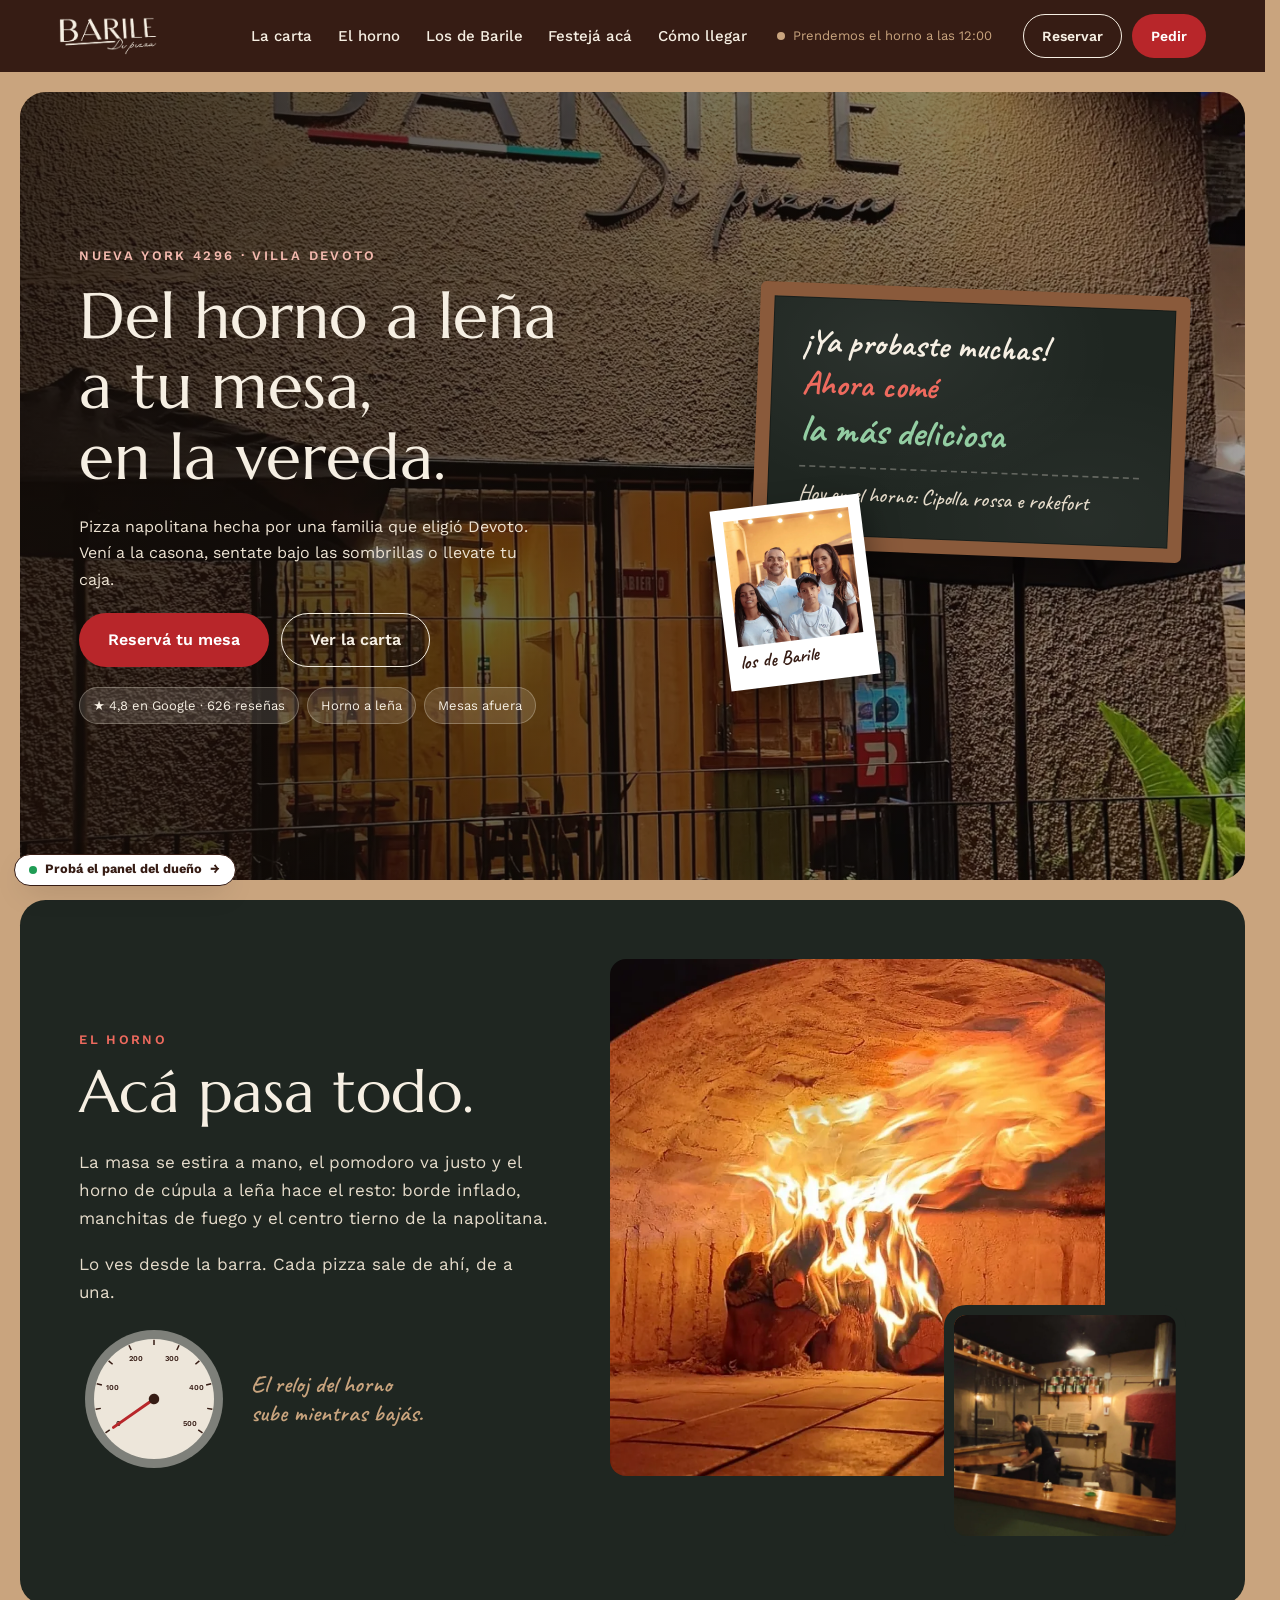
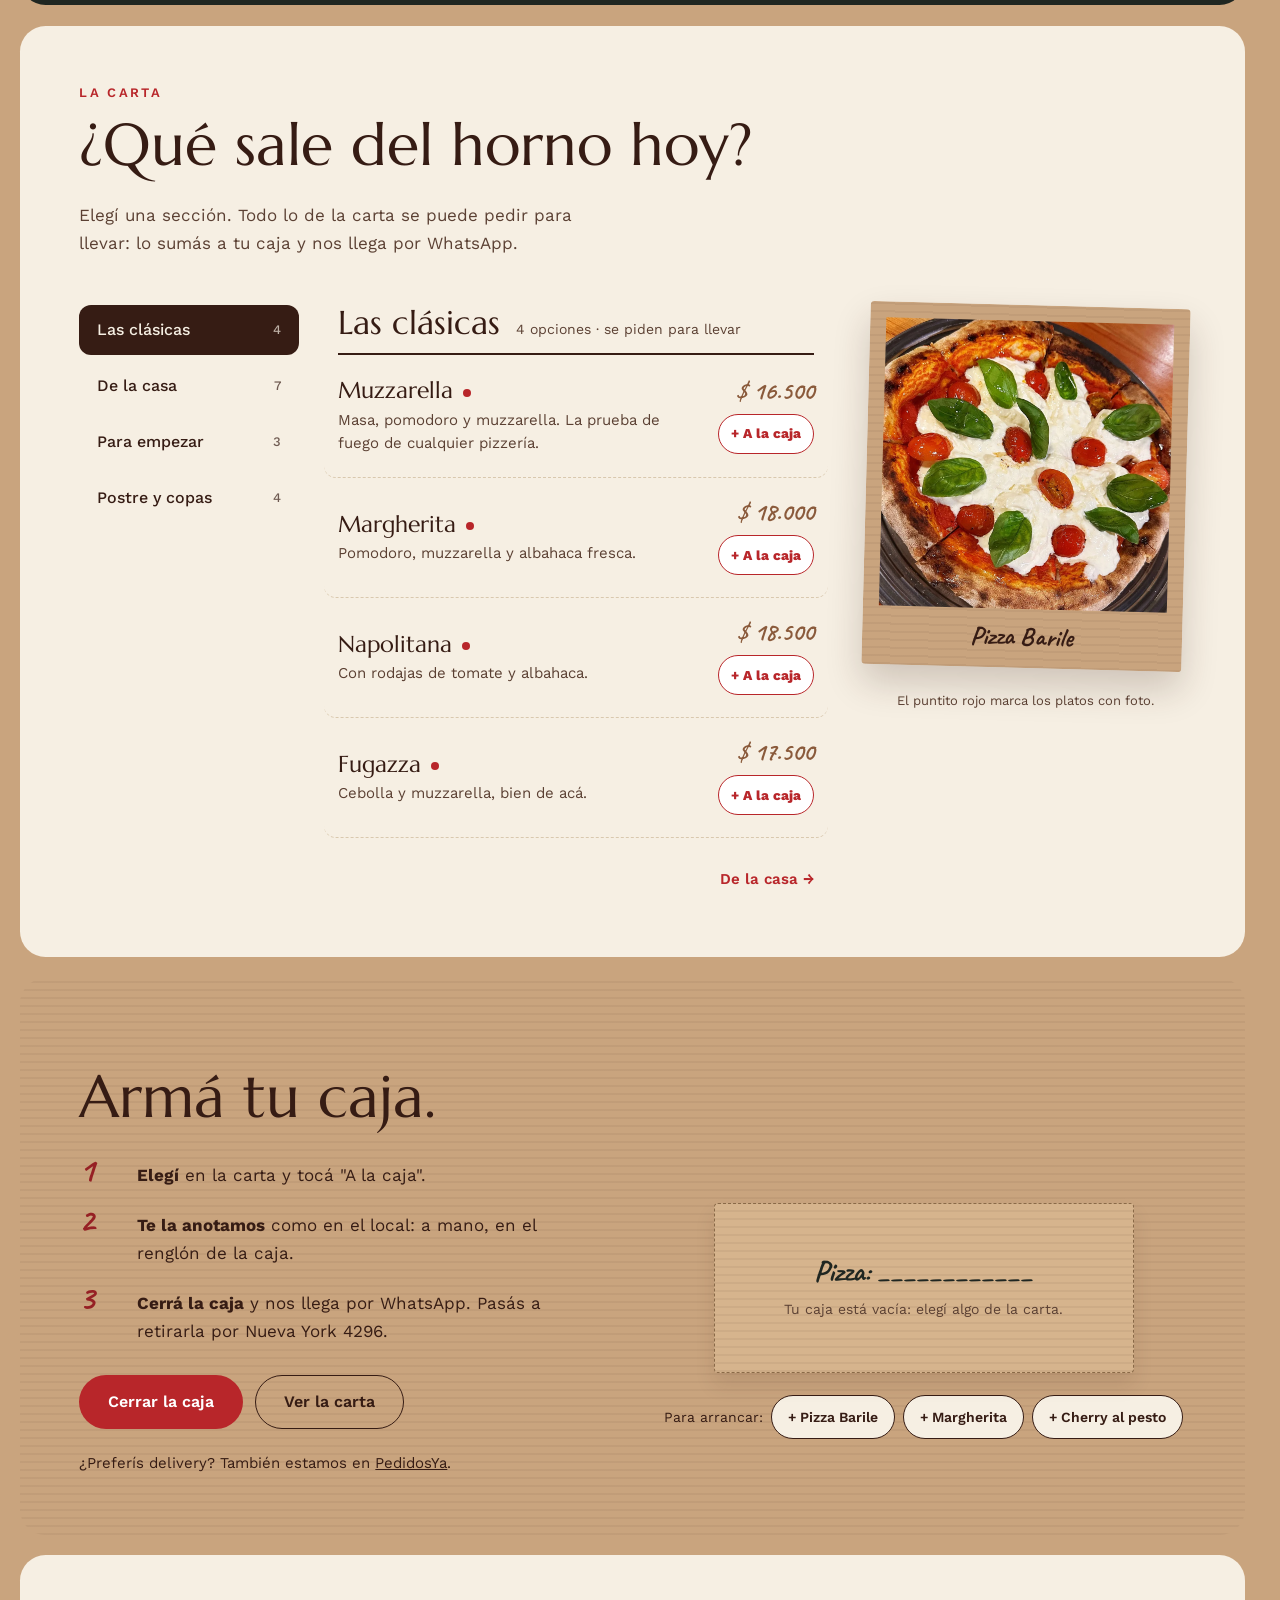
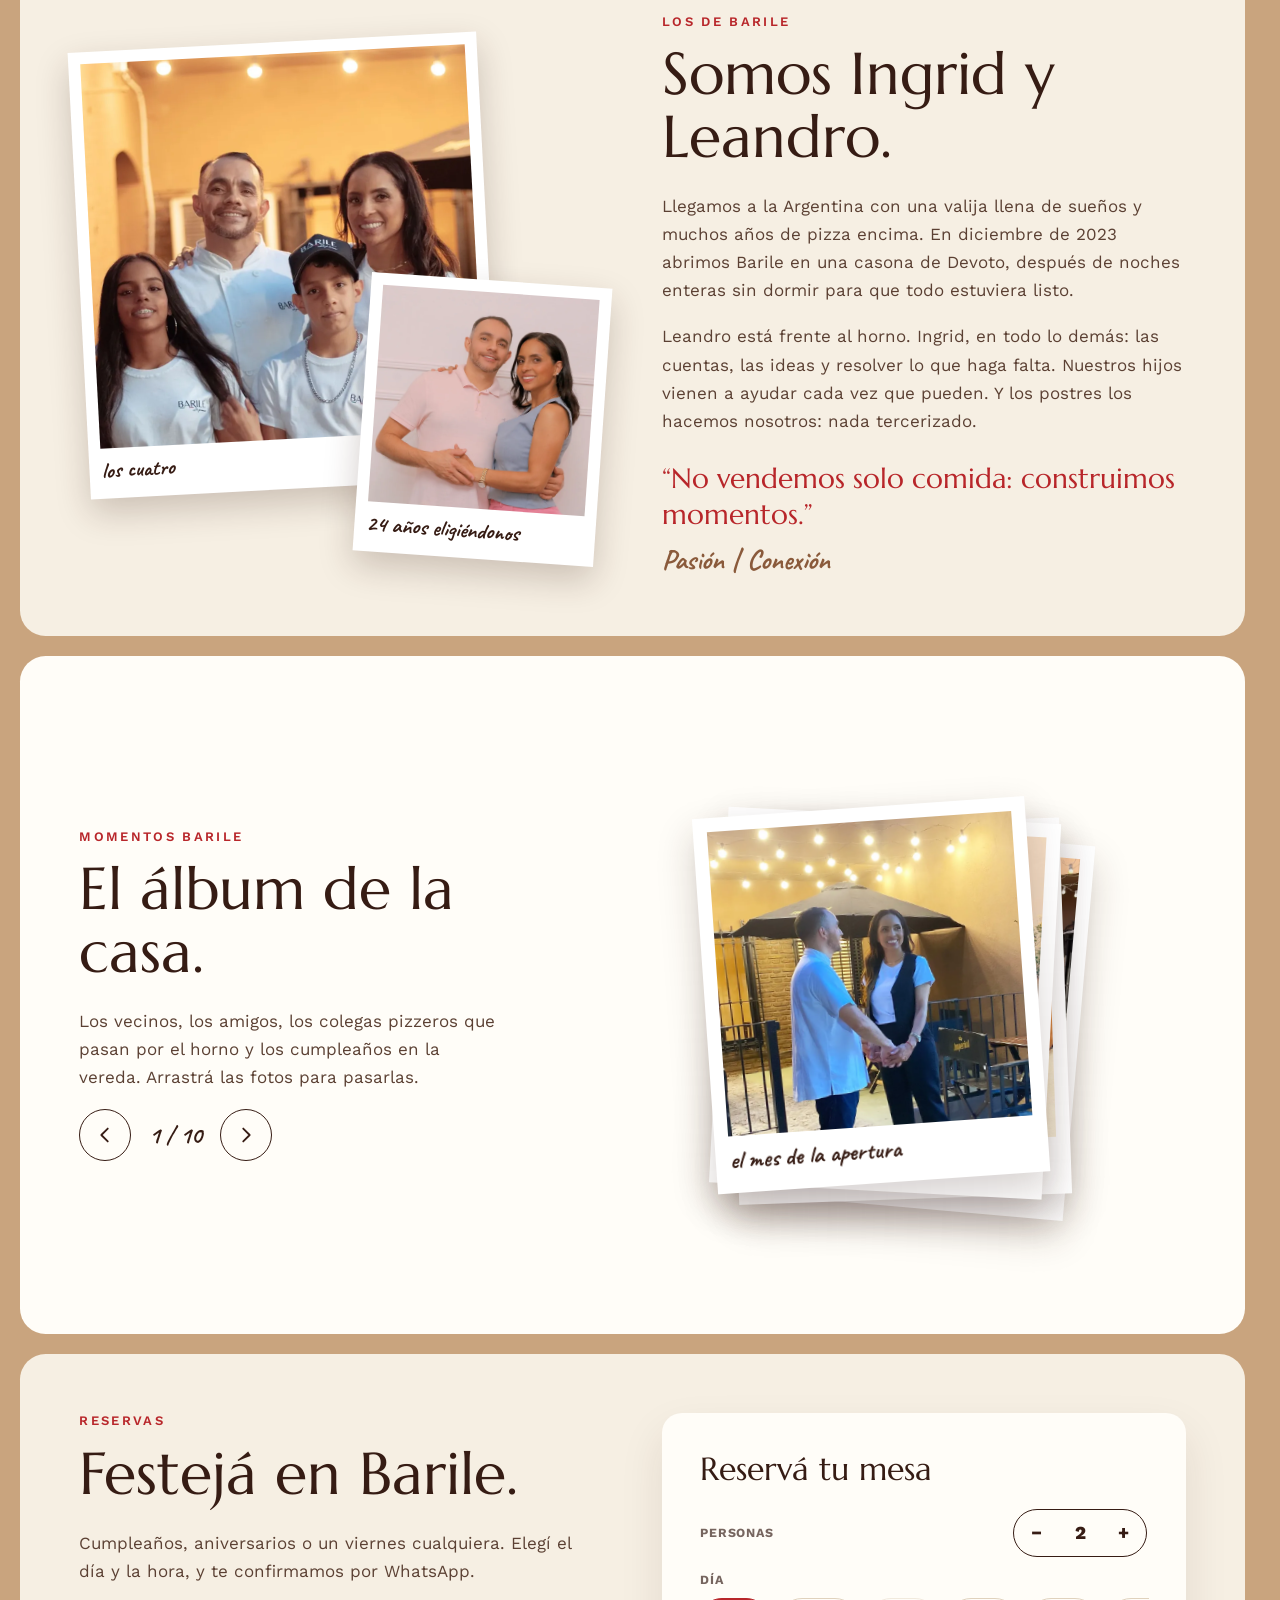
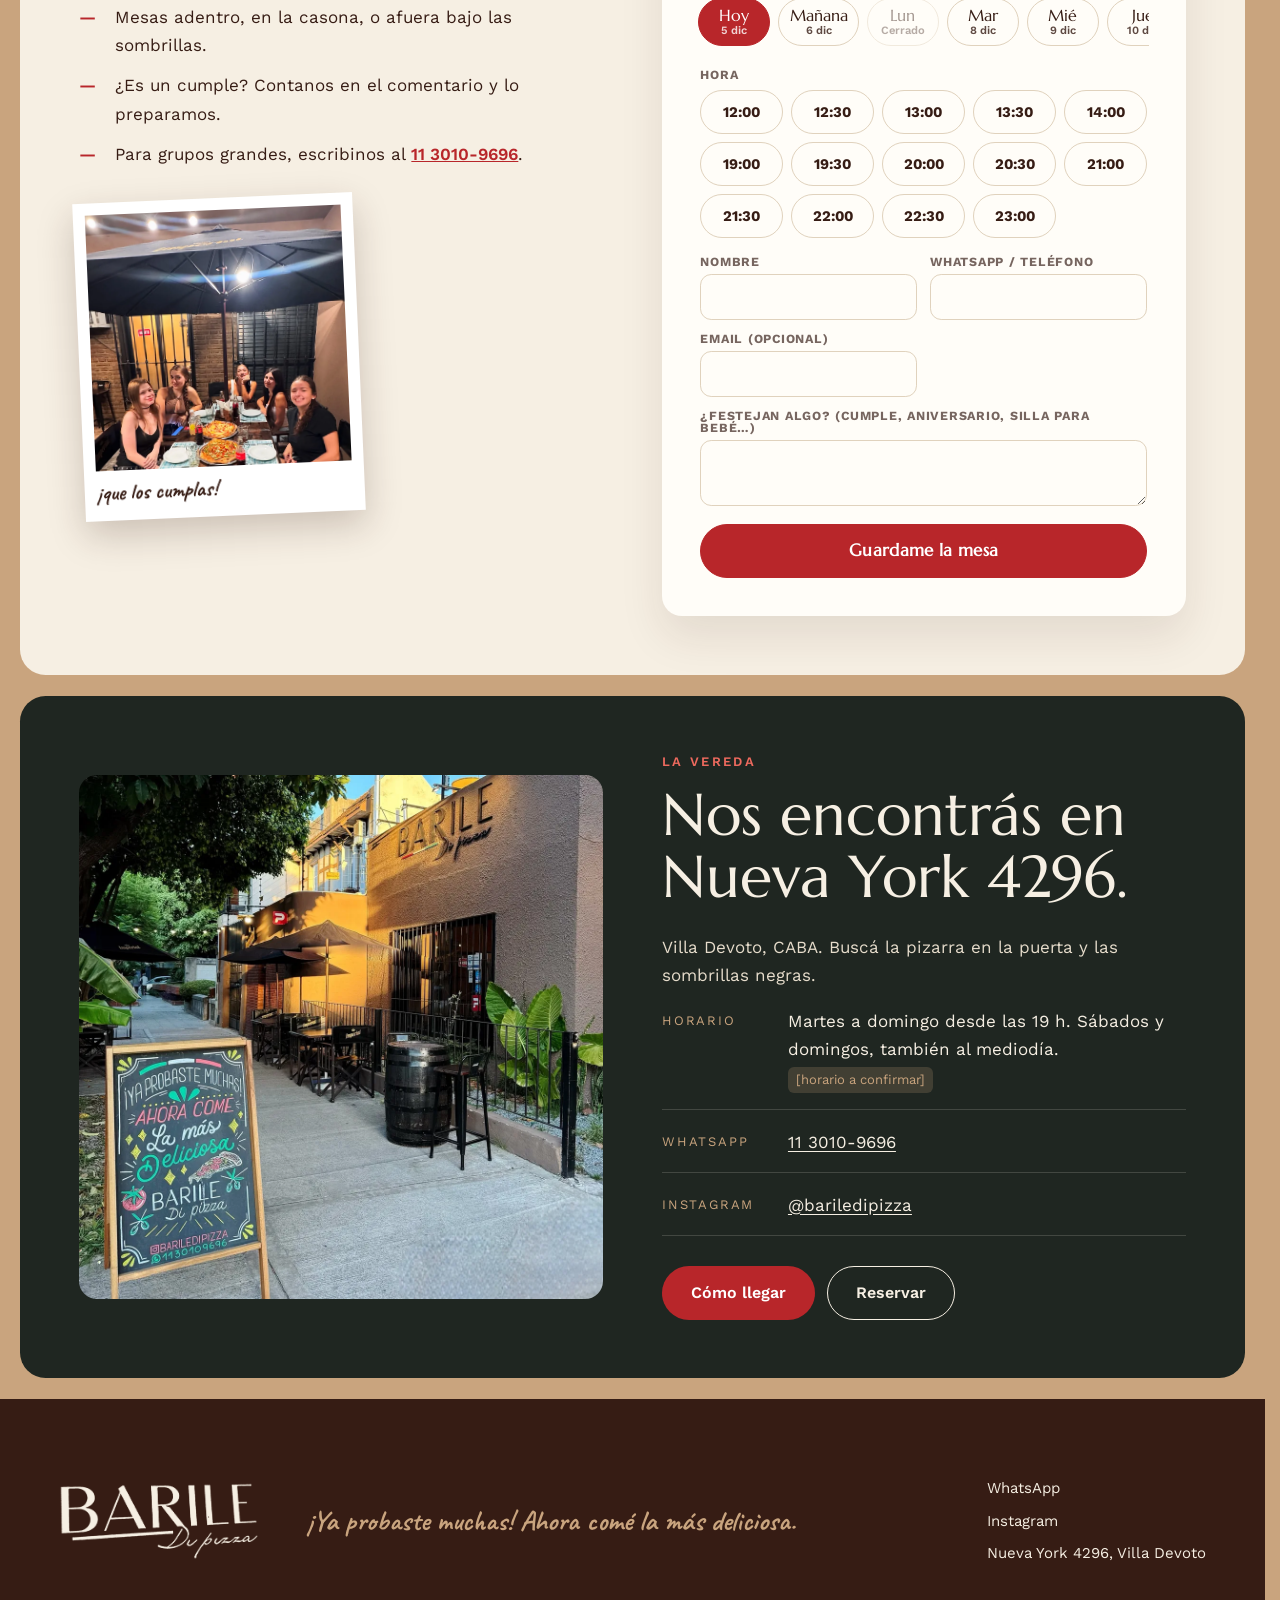
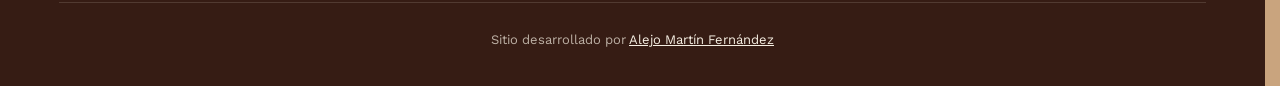
<file: index.html>
<!doctype html>
<html lang="es">
<head>
<meta charset="utf-8">
<meta name="viewport" content="width=device-width, initial-scale=1, viewport-fit=cover">
<title>Barile di Pizza · Pizza napolitana a la leña en Villa Devoto</title>
<meta name="description" content="Pizzería napolitana de familia en Nueva York 4296, Villa Devoto. Horno a leña, mesas en la vereda, pedidos por WhatsApp y reservas para festejar.">
<meta name="theme-color" content="#361C14">
<meta property="og:title" content="Barile di Pizza · Villa Devoto">
<meta property="og:description" content="¡Ya probaste muchas! Ahora comé la más deliciosa. Pizza napolitana a la leña en Devoto.">
<meta property="og:image" content="https://barile-di-pizza-devoto.vercel.app/img/og.jpg">
<meta property="og:image:width" content="1200">
<meta property="og:image:height" content="630">
<meta property="og:url" content="https://barile-di-pizza-devoto.vercel.app/">
<meta property="og:type" content="website">
<meta name="twitter:card" content="summary_large_image">
<link rel="icon" href="img/favicon.png">
<script>
  // La intro se decide antes de pintar: sin JS o con movimiento reducido no hay intro.
  (function () {
    var d = document.documentElement; d.classList.add('js');
    if (!matchMedia('(prefers-reduced-motion: reduce)').matches) {
      d.classList.add('con-intro');
      setTimeout(function () { d.classList.remove('con-intro'); d.classList.add('listo'); }, 6500); // seguro anti-trabas
    }
  })();
</script>
<style>html.con-intro, html.con-intro body { background: #C9A47E; }</style>
<link rel="preconnect" href="https://fonts.googleapis.com">
<link rel="preconnect" href="https://fonts.gstatic.com" crossorigin>
<link href="https://fonts.googleapis.com/css2?family=Caveat:wght@500;700&family=Marcellus&family=Work+Sans:wght@400;500;600&display=swap" rel="stylesheet">
<link rel="preload" as="image" href="img/hero-fachada.webp">
<link rel="stylesheet" href="kit/kit.css?v=1">
<link rel="stylesheet" href="css/style.css?v=2">
</head>
<body>

<!-- ============ INTRO: la caja que se abre ============ -->
<div class="intro" id="intro" aria-hidden="true">
  <div class="intro__mitad intro__mitad--arriba">
    <img class="intro__logo" src="img/logo-cafe.png" alt="" width="939" height="365">
  </div>
  <div class="intro__mitad intro__mitad--abajo">
    <div class="intro__renglon">Pizza: <span class="intro__escrito">Barile</span></div>
  </div>
</div>

<!-- ============ BARRA ============ -->
<header class="barra" id="barra">
  <a class="barra__logo" href="#inicio" aria-label="Barile di Pizza, inicio"><img src="img/logo-crema.png" alt="" width="939" height="365"></a>
  <nav class="barra__nav" id="menu" aria-label="Secciones">
    <a href="#carta">La carta</a>
    <a href="#horno">El horno</a>
    <a href="#familia">Los de Barile</a>
    <a href="#festeja">Festejá acá</a>
    <a href="#vereda">Cómo llegar</a>
    <button type="button" class="barra__nav-reservar" data-menu-reservar>Reservar mesa</button>
  </nav>
  <span class="barra__horno" id="estadoHorno" hidden></span>
  <div class="barra__acciones">
    <button type="button" class="btn btn--claro btn--chico barra__reservar" data-kit-open="reservas">Reservar</button>
    <a class="btn btn--rojo btn--chico" href="#carta">Pedir</a>
    <button type="button" class="barra__burger" id="burger" aria-label="Abrir menú" aria-expanded="false" aria-controls="menu"><span></span><span></span><span></span></button>
  </div>
</header>

<main>

<!-- ============ HERO: la vereda y la pizarra ============ -->
<section class="hero" id="inicio" aria-labelledby="hero-t">
  <div class="hero__foto"><img src="img/hero-fachada.webp" alt="La fachada de Barile di Pizza de noche, con sombrillas y mesas en la vereda" width="1440" height="1446" fetchpriority="high" decoding="async"></div>
  <div class="hero__velo"></div>
  <div class="hero__inner">
    <div class="hero__texto">
      <p class="hero__kicker sube" style="--d:1">Nueva York 4296 · Villa Devoto</p>
      <h1 class="hero__t" id="hero-t">
        <span class="renglon"><span style="--d:2">Del horno a leña</span></span>
        <span class="renglon"><span style="--d:3">a tu mesa,</span></span>
        <span class="renglon"><span style="--d:4">en la vereda.</span></span>
      </h1>
      <p class="hero__bajada sube" style="--d:5">Pizza napolitana hecha por una familia que eligió Devoto. Vení a la casona, sentate bajo las sombrillas o llevate tu caja.</p>
      <div class="hero__ctas sube" style="--d:6">
        <button type="button" class="btn btn--rojo" data-kit-open="reservas">Reservá tu mesa</button>
        <a class="btn btn--claro" href="#carta">Ver la carta</a>
      </div>
      <ul class="hero__chips sube" style="--d:7" aria-label="Lo que dicen">
        <li>★ 4,8 en Google · 626 reseñas</li>
        <li>Horno a leña</li>
        <li>Mesas afuera</li>
      </ul>
    </div>
    <div class="hero__pizarra-wrap">
      <div class="pizarra pizarra--hero" id="pizarraHero" role="img" aria-label="Pizarra: ¡Ya probaste muchas! Ahora comé la más deliciosa">
        <div class="pizarra__marco">
          <p class="tiza tiza--1">¡Ya probaste muchas!</p>
          <p class="tiza tiza--2">Ahora comé</p>
          <p class="tiza tiza--3">la más deliciosa</p>
          <p class="tiza tiza--4">Hoy en el horno: Cipolla rossa e rokefort</p>
        </div>
      </div>
      <figure class="polaroid polaroid--hero">
        <img src="img/fam-familia.webp" alt="Ingrid, Leandro y sus hijos con remeras de Barile" width="900" height="900" loading="lazy" decoding="async">
        <figcaption>los de Barile</figcaption>
      </figure>
    </div>
  </div>
</section>

<!-- ============ EL HORNO ============ -->
<section class="horno bloque bloque--oscuro" id="horno" aria-labelledby="horno-t">
  <div class="horno__grid">
    <div class="horno__texto">
      <p class="kicker entra">El horno</p>
      <h2 class="titulo entra" id="horno-t">Acá pasa todo.</h2>
      <p class="parrafo entra">La masa se estira a mano, el pomodoro va justo y el horno de cúpula a leña hace el resto: borde inflado, manchitas de fuego y el centro tierno de la napolitana.</p>
      <p class="parrafo entra">Lo ves desde la barra. Cada pizza sale de ahí, de a una.</p>
      <div class="dial entra" aria-hidden="true">
        <svg viewBox="0 0 200 200" class="dial__svg">
          <circle cx="100" cy="100" r="92" class="dial__aro"/>
          <circle cx="100" cy="100" r="80" class="dial__cara"/>
          <g class="dial__marcas"></g>
          <g class="dial__aguja" id="aguja"><path d="M100 100 L100 34" /><circle cx="100" cy="100" r="7"/></g>
        </svg>
        <p class="dial__leyenda">El reloj del horno sube mientras bajás.</p>
      </div>
    </div>
    <div class="horno__fotos">
      <figure class="horno__foto horno__foto--fuego entra-foto"><img src="img/horno-fuego.webp" alt="El fuego de leña dentro del horno de cúpula" width="763" height="763" loading="lazy" decoding="async"></figure>
      <figure class="horno__foto horno__foto--pizza" id="hornoPizza"><img src="img/p-barile.webp" alt="Pizza Barile recién salida del horno" width="1000" height="1000" loading="lazy" decoding="async"></figure>
      <figure class="horno__foto horno__foto--chica entra-foto"><img src="img/barra-horno.webp" alt="La barra con el horno rojo al fondo" width="1000" height="1000" loading="lazy" decoding="async"></figure>
    </div>
  </div>
</section>

<!-- ============ LA CARTA ============ -->
<section class="carta bloque" id="carta" aria-labelledby="carta-t">
  <div class="carta__cab">
    <div>
      <p class="kicker entra">La carta</p>
      <h2 class="titulo entra" id="carta-t">¿Qué sale del horno hoy?</h2>
    </div>
    <p class="parrafo entra">Elegí una sección. Todo lo de la carta se puede pedir para llevar: lo sumás a tu caja y nos llega por WhatsApp.</p>
  </div>
  <div class="carta__grid">
    <div class="carta__lista" data-kit="carta"></div>
    <aside class="carta__aside" aria-hidden="true">
      <figure class="carta__foto" id="cartaFoto">
        <img src="img/p-barile.webp" alt="" width="1000" height="1000" decoding="async">
        <figcaption id="cartaFotoTxt">Pizza Barile</figcaption>
      </figure>
      <p class="carta__nota">El puntito rojo marca los platos con foto.</p>
    </aside>
  </div>
</section>

<!-- ============ TU CAJA (WOW) ============ -->
<section class="caja bloque bloque--kraft" id="caja" aria-labelledby="caja-t">
  <div class="caja__grid">
    <div class="caja__texto">
      <p class="kicker entra">Pedí directo</p>
      <h2 class="titulo entra" id="caja-t">Armá tu caja.</h2>
      <ol class="pasos entra">
        <li><span><b>Elegí</b> en la carta y tocá "A la caja".</span></li>
        <li><span><b>Te la anotamos</b> como en el local: a mano, en el renglón de la caja.</span></li>
        <li><span><b>Cerrá la caja</b> y nos llega por WhatsApp. Pasás a retirarla por Nueva York 4296.</span></li>
      </ol>
      <div class="caja__ctas entra">
        <button type="button" class="btn btn--rojo" data-kit-open="carrito">Cerrar la caja</button>
        <a class="btn btn--linea" href="#carta">Ver la carta</a>
      </div>
      <p class="caja__app entra">¿Preferís delivery? También estamos en <a href="https://www.pedidosya.com.ar/restaurantes/buenos-aires/barile-di-pizza-573309b1-41ae-40ec-960e-3a5ca6b43654-menu" target="_blank" rel="noopener">PedidosYa</a>.</p>
    </div>
    <div class="caja__pila-wrap">
      <div class="caja__pila" id="pila" aria-live="polite"></div>
      <div class="caja__rapidos" id="rapidos">
        <span>Para arrancar:</span>
      </div>
    </div>
  </div>
</section>

<!-- ============ LOS DE BARILE ============ -->
<section class="familia bloque" id="familia" aria-labelledby="familia-t">
  <div class="familia__grid">
    <div class="familia__fotos">
      <figure class="polaroid polaroid--grande entra-polaroid" style="--r:-3deg">
        <img src="img/fam-familia.webp" alt="Ingrid y Leandro con sus hijos, todos con la remera de Barile" width="900" height="900" loading="lazy" decoding="async">
        <figcaption>los cuatro</figcaption>
      </figure>
      <figure class="polaroid polaroid--mediana entra-polaroid" style="--r:4deg">
        <img src="img/fam-pareja.webp" alt="Ingrid y Leandro abrazados" width="900" height="900" loading="lazy" decoding="async">
        <figcaption>24 años eligiéndonos</figcaption>
      </figure>
    </div>
    <div class="familia__texto">
      <p class="kicker entra">Los de Barile</p>
      <h2 class="titulo entra" id="familia-t">Somos Ingrid y Leandro.</h2>
      <p class="parrafo entra">Llegamos a la Argentina con una valija llena de sueños y muchos años de pizza encima. En diciembre de 2023 abrimos Barile en una casona de Devoto, después de noches enteras sin dormir para que todo estuviera listo.</p>
      <p class="parrafo entra">Leandro está frente al horno. Ingrid, en todo lo demás: las cuentas, las ideas y resolver lo que haga falta. Nuestros hijos vienen a ayudar cada vez que pueden. Y los postres los hacemos nosotros: nada tercerizado.</p>
      <blockquote class="frase entra">“No vendemos solo comida: construimos momentos.”</blockquote>
      <p class="firma entra">Pasión | Conexión</p>
    </div>
  </div>
</section>

<!-- ============ MOMENTOS BARILE (WOW álbum) ============ -->
<section class="momentos bloque bloque--papel" id="momentos" aria-labelledby="momentos-t">
  <div class="momentos__grid">
    <div class="momentos__texto">
      <p class="kicker entra">Momentos Barile</p>
      <h2 class="titulo entra" id="momentos-t">El álbum de la casa.</h2>
      <p class="parrafo entra">Los vecinos, los amigos, los colegas pizzeros que pasan por el horno y los cumpleaños en la vereda. Arrastrá las fotos para pasarlas.</p>
      <div class="momentos__ctrl entra">
        <button type="button" class="btn-redondo" id="albumAnt" aria-label="Foto anterior"><svg viewBox="0 0 24 24" aria-hidden="true"><path d="M15 5l-7 7 7 7"/></svg></button>
        <span class="momentos__n" id="albumN">1 / 11</span>
        <button type="button" class="btn-redondo" id="albumSig" aria-label="Foto siguiente"><svg viewBox="0 0 24 24" aria-hidden="true"><path d="M9 5l7 7-7 7"/></svg></button>
      </div>
    </div>
    <div class="album" id="album" aria-roledescription="álbum de fotos">
      <figure class="foto-album"><img src="img/fam-apertura.webp" alt="Ingrid y Leandro en la vereda el día de la apertura" width="900" height="900" loading="lazy" decoding="async"><figcaption>el mes de la apertura</figcaption></figure>
      <figure class="foto-album"><img src="img/fam-llaves.webp" alt="Ingrid y Leandro mostrando las llaves del local" width="900" height="900" loading="lazy" decoding="async"><figcaption>el día de las llaves</figcaption></figure>
      <figure class="foto-album"><img src="img/fam-firma.webp" alt="Ingrid y Leandro firmando el contrato" width="900" height="900" loading="lazy" decoding="async"><figcaption>firmando el sueño</figcaption></figure>
      <figure class="foto-album"><img src="img/fam-chicos.webp" alt="Ingrid con los chicos frente a Barile" width="900" height="1200" loading="lazy" decoding="async"><figcaption>los chicos en la puerta</figcaption></figure>
      <figure class="foto-album"><img src="img/fam-leandro.webp" alt="Leandro en la barra con el horno detrás" width="900" height="900" loading="lazy" decoding="async"><figcaption>Leandro y su horno</figcaption></figure>
      <figure class="foto-album"><img src="img/fam-mesa.webp" alt="Ingrid y Leandro comiendo en una mesa del local" width="892" height="892" loading="lazy" decoding="async"><figcaption>domingo en Barile</figcaption></figure>
      <figure class="foto-album"><img src="img/fam-cumple.webp" alt="Un grupo de amigas festejando bajo las sombrillas" width="900" height="900" loading="lazy" decoding="async"><figcaption>cumple en la vereda</figcaption></figure>
      <figure class="foto-album"><img src="img/fam-vereda.webp" alt="Una pareja comiendo pizza en la mesa de afuera" width="900" height="900" loading="lazy" decoding="async"><figcaption>mesa para dos</figcaption></figure>
      <figure class="foto-album"><img src="img/fam-pizarra.webp" alt="La vereda llena y la pizarra de Barile" width="900" height="944" loading="lazy" decoding="async"><figcaption>la vereda llena</figcaption></figure>
      <figure class="foto-album foto-album--tuya">
        <div class="foto-album__vacia"><span>Tu foto acá</span></div>
        <figcaption><button type="button" class="link-tiza" data-kit-open="reservas">festejá con nosotros →</button></figcaption>
      </figure>
    </div>
  </div>
</section>

<!-- ============ FESTEJÁ ACÁ (reservas) ============ -->
<section class="festeja bloque" id="festeja" aria-labelledby="festeja-t">
  <div class="festeja__grid">
    <div class="festeja__texto">
      <p class="kicker entra">Reservas</p>
      <h2 class="titulo entra" id="festeja-t">Festejá en Barile.</h2>
      <p class="parrafo entra">Cumpleaños, aniversarios o un viernes cualquiera. Elegí el día y la hora, y te confirmamos por WhatsApp.</p>
      <ul class="lista-tiza entra">
        <li><span>Mesas adentro, en la casona, o afuera bajo las sombrillas.</span></li>
        <li><span>¿Es un cumple? Contanos en el comentario y lo preparamos.</span></li>
        <li><span>Para grupos grandes, escribinos al <a href="https://wa.me/5491130109696" target="_blank" rel="noopener">11 3010-9696</a>.</span></li>
      </ul>
      <figure class="polaroid polaroid--festeja entra-polaroid" style="--r:-2.5deg">
        <img src="img/fam-cumple.webp" alt="Amigas festejando un cumpleaños en la vereda" width="900" height="900" loading="lazy" decoding="async">
        <figcaption>¡que los cumplas!</figcaption>
      </figure>
    </div>
    <div class="festeja__form entra">
      <h3 class="festeja__form-t">Reservá tu mesa</h3>
      <div data-kit="reservas"></div>
    </div>
  </div>
</section>

<!-- ============ LA VEREDA ============ -->
<section class="vereda bloque bloque--oscuro" id="vereda" aria-labelledby="vereda-t">
  <div class="vereda__grid">
    <figure class="vereda__foto entra-foto"><img src="img/vereda-pizarra.webp" alt="La vereda de Barile con la pizarra y las mesas bajo los árboles" width="1100" height="1100" loading="lazy" decoding="async"></figure>
    <div class="vereda__texto">
      <p class="kicker entra">La vereda</p>
      <h2 class="titulo entra" id="vereda-t">Nos encontrás en Nueva York 4296.</h2>
      <p class="parrafo entra">Villa Devoto, CABA. Buscá la pizarra en la puerta y las sombrillas negras.</p>
      <dl class="datos entra">
        <div><dt>Horario</dt><dd>Martes a domingo desde las 19 h. Sábados y domingos, también al mediodía. <span class="ph">[horario a confirmar]</span></dd></div>
        <div><dt>WhatsApp</dt><dd><a href="https://wa.me/5491130109696" target="_blank" rel="noopener">11 3010-9696</a></dd></div>
        <div><dt>Instagram</dt><dd><a href="https://instagram.com/bariledipizza" target="_blank" rel="noopener">@bariledipizza</a></dd></div>
      </dl>
      <div class="vereda__ctas entra">
        <a class="btn btn--rojo" href="https://www.google.com/maps/search/?api=1&amp;query=Barile+di+Pizza+Nueva+York+4296+CABA" target="_blank" rel="noopener">Cómo llegar</a>
        <button type="button" class="btn btn--claro" data-kit-open="reservas">Reservar</button>
      </div>
    </div>
  </div>
</section>

</main>

<footer class="pie">
  <div class="pie__grid">
    <img class="pie__logo" src="img/logo-crema.png" alt="Barile di Pizza" width="939" height="365" loading="lazy">
    <p class="pie__frase">¡Ya probaste muchas! Ahora comé la más deliciosa.</p>
    <nav class="pie__links" aria-label="Contacto">
      <a href="https://wa.me/5491130109696" target="_blank" rel="noopener">WhatsApp</a>
      <a href="https://instagram.com/bariledipizza" target="_blank" rel="noopener">Instagram</a>
      <a href="https://www.google.com/maps/search/?api=1&amp;query=Barile+di+Pizza+Nueva+York+4296+CABA" target="_blank" rel="noopener">Nueva York 4296, Villa Devoto</a>
    </nav>
  </div>
  <p class="pie__credito">Sitio desarrollado por <a href="https://alejomfernandez.com.ar" target="_blank" rel="noopener">Alejo Martín Fernández</a></p>
</footer>

<script src="js/main.js?v=2" defer></script>
<script type="module">
  import { initKit } from './kit/kit.js?v=1';
  window.BARILE_KIT = initKit({
    config: 'cliente.json',
    carta: {
      itemClass: 'it',
      template: (p, ctx) => {
        const esc = (s) => String(s ?? '').replace(/[&<>"']/g, (c) => ({ '&': '&amp;', '<': '&lt;', '>': '&gt;', '"': '&quot;', "'": '&#39;' }[c]));
        const precio = ctx.money(p.precio);
        return `
          <div class="it__cuerpo">
            <h3 class="it__nombre">${esc(p.nombre)}${(p.etiquetas || []).map(ctx.etiquetaHTML).join('')}${p.foto ? '<span class="it__punto" aria-hidden="true"></span>' : ''}</h3>
            ${p.descripcion ? `<p class="it__desc">${esc(p.descripcion)}</p>` : ''}
            ${p.foto ? `<button type="button" class="it__ver" data-ver="${esc(ctx.asset(p.foto))}" data-nombre="${esc(p.nombre)}">Ver foto</button>` : ''}
          </div>
          <div class="it__lado">
            <span class="it__precio">${precio ? precio : '<span class="it__consultar">Consultar</span>'}</span>
            ${p.disponible === false ? '<span class="it__off">Hoy no hay</span>' : (precio ? `<div data-kit-qty="${esc(p.id)}"></div>` : '')}
          </div>`;
      },
      etiquetas: { casa: { label: 'De la casa' }, veggie: { label: 'Vegana o veggie' } },
    },
    carrito: { label: 'Tu caja', icono: '<svg viewBox="0 0 24 24"><path d="M3 9h18v10a1 1 0 0 1-1 1H4a1 1 0 0 1-1-1V9Z"/><path d="M3 9l2-4h14l2 4"/><path d="M8 14h8"/></svg>' },
  });
</script>
</body>
</html>
</file>
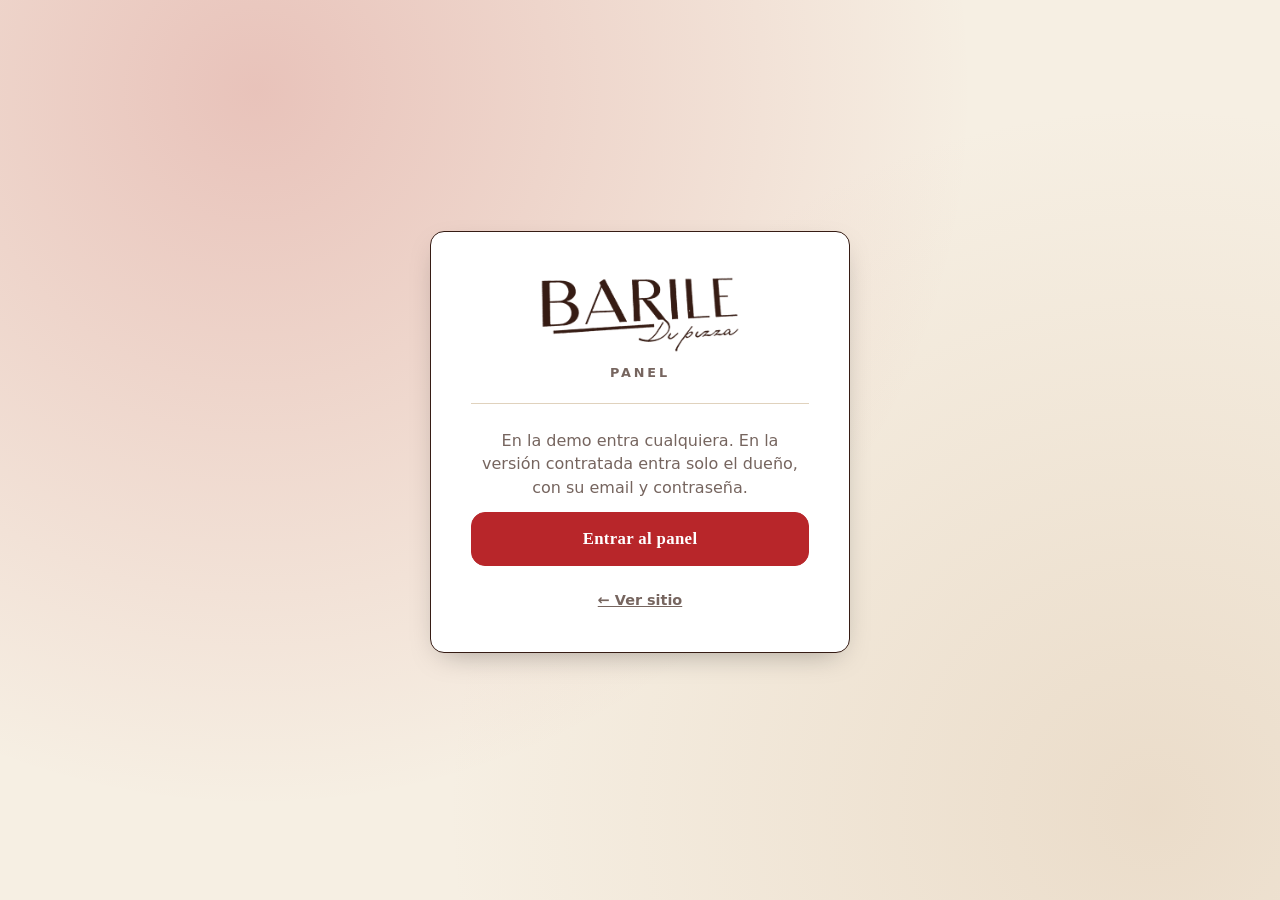
<file: admin/index.html>
<!doctype html>
<!-- Plantilla del panel. Va en web/admin/index.html de cada demo (scripts/instalar.mjs la copia). -->
<html lang="es">
<head>
<meta charset="utf-8">
<meta name="viewport" content="width=device-width, initial-scale=1, viewport-fit=cover">
<meta name="robots" content="noindex, nofollow">
<meta name="theme-color" content="#361C14">
<title>Panel · Barile di Pizza</title>
<link rel="icon" href="../img/favicon.png">
<script>
  // /admin sin barra final rompe las rutas relativas en algunos servidores (XAMPP): la agregamos.
  if (!/\/$|\.html$/.test(location.pathname)) location.replace(location.pathname + '/' + location.search + location.hash);
</script>
<link rel="stylesheet" href="../kit/kit.css?v=1">
<link rel="stylesheet" href="../kit/admin/admin.css?v=1">
</head>
<body>
<div id="kit-admin" class="kit-root kit-admin" aria-busy="true"></div>
<script type="module">
  import { initAdmin } from '../kit/admin/admin.js?v=1';
  initAdmin({ config: '../cliente.json', sitio: '../' });
</script>
</body>
</html>
</file>
<file: kit/kit.css>
/* KIT DEMOS — estilos de módulos y popups.
   Todo sale de las variables --kit-* que arma core/theme.js desde cliente.json → marca.
   Cada demo puede pisar cualquier variable o clase .kit-* en su propio CSS. */

:root {
  --kit-bg: #fff; --kit-surface: #fff; --kit-text: #151515; --kit-muted: #666; --kit-primary: #111; --kit-on-primary: #fff;
  --kit-accent: #fc0; --kit-on-accent: #111; --kit-border: #ddd; --kit-ok: #1f9d55; --kit-warn: #d97706; --kit-danger: #d42a1d;
  --kit-font-head: inherit; --kit-font-body: inherit; --kit-head-case: uppercase;
  --kit-radius: 14px; --kit-radius-btn: 12px; --kit-border-w: 1.5px; --kit-shadow: 0 10px 30px -12px rgba(0,0,0,.35);
  --kit-ease: cubic-bezier(.2,.8,.2,1); --kit-z: 9000;
}
.kit-root, .kit-root *, .kit-root *::before, .kit-root *::after { box-sizing: border-box; }
.kit-root [hidden], .kit-root[hidden] { display: none !important; }
.kit-root { font-family: var(--kit-font-body); color: var(--kit-text); -webkit-tap-highlight-color: transparent; }
.kit-sr { position: absolute !important; width: 1px; height: 1px; overflow: hidden; clip: rect(0 0 0 0); white-space: nowrap; }
html.kit-lock { overflow: hidden; }
html.kit-lock body { overflow: hidden; touch-action: none; }

/* ---------- botones ---------- */
.kit-btn {
  appearance: none; display: inline-flex; align-items: center; justify-content: center; gap: .45em;
  min-height: 44px; padding: .7em 1.15em; border: var(--kit-border-w) solid var(--kit-primary); border-radius: var(--kit-radius-btn);
  background: var(--kit-primary); color: var(--kit-on-primary); font: 700 .95rem/1.1 var(--kit-font-body); text-decoration: none;
  cursor: pointer; transition: transform .15s var(--kit-ease), filter .15s, background .2s, box-shadow .2s; white-space: nowrap;
}
.kit-btn:hover { filter: brightness(1.08); }
.kit-btn:active { transform: translateY(1px) scale(.98); }
.kit-btn:focus-visible, .kit-chip:focus-visible, .kit-tab:focus-visible, .kit-add:focus-visible, .kit-x:focus-visible { outline: 3px solid var(--kit-accent); outline-offset: 2px; }
.kit-btn--ghost { background: var(--kit-surface); color: var(--kit-text); border-color: var(--kit-border); }
.kit-btn--danger { background: var(--kit-danger); border-color: var(--kit-danger); color: #fff; }
.kit-btn--danger-t { color: var(--kit-danger); }
.kit-btn--sm { min-height: 36px; padding: .45em .85em; font-size: .85rem; }
.kit-btn--big { min-height: 54px; font-size: 1.05rem; font-family: var(--kit-font-head); text-transform: var(--kit-head-case); letter-spacing: .02em; }
.kit-btn--block { width: 100%; }
.kit-btn[disabled] { opacity: .55; cursor: not-allowed; }
.kit-btn.is-loading { position: relative; color: transparent !important; }
.kit-btn.is-loading::after { content: ""; position: absolute; width: 20px; height: 20px; border: 2.5px solid var(--kit-on-primary); border-right-color: transparent; border-radius: 50%; animation: kit-spin .7s linear infinite; }
.kit-icon { appearance: none; width: 36px; height: 36px; display: inline-grid; place-items: center; border: var(--kit-border-w) solid var(--kit-border); border-radius: 10px; background: var(--kit-surface); color: var(--kit-text); cursor: pointer; font-size: 1rem; }
.kit-icon--danger { color: var(--kit-danger); }
.kit-icon[disabled] { opacity: .35; cursor: default; }
.kit-row { display: flex; gap: .6rem; flex-wrap: wrap; align-items: center; }
.kit-row--end { justify-content: flex-end; } .kit-row--center { justify-content: center; } .kit-row--between { justify-content: space-between; }
.kit-row--stack { flex-direction: column; align-items: stretch; }

/* ---------- badges / tags ---------- */
.kit-badge { display: inline-flex; align-items: center; gap: .3em; padding: .28em .6em; border-radius: 999px; font: 700 .72rem/1 var(--kit-font-body); letter-spacing: .02em; background: color-mix(in srgb, var(--kit-text) 9%, var(--kit-surface)); color: var(--kit-text); white-space: nowrap; }
.kit-badge--ok { background: color-mix(in srgb, var(--kit-ok) 16%, var(--kit-surface)); color: color-mix(in srgb, var(--kit-ok) 75%, #000); }
.kit-badge--warn { background: color-mix(in srgb, var(--kit-warn) 18%, var(--kit-surface)); color: color-mix(in srgb, var(--kit-warn) 70%, #000); }
.kit-badge--danger, .kit-badge--off { background: color-mix(in srgb, var(--kit-danger) 14%, var(--kit-surface)); color: color-mix(in srgb, var(--kit-danger) 80%, #000); }
.kit-badge--new { background: var(--kit-accent); color: var(--kit-on-accent); animation: kit-pulse 1.4s ease-in-out 3; }
.kit-tag { display: inline-grid; place-items: center; width: 1.15em; height: 1.15em; vertical-align: -.12em; margin-left: .15em; color: var(--kit-primary); }
.kit-tag svg { width: 100%; height: 100%; }
.kit-tag--txt { width: auto; height: auto; font-size: .7em; padding: .15em .45em; border-radius: 999px; background: var(--kit-accent); color: var(--kit-on-accent); }

/* ---------- carta ---------- */
.kit-carta { --kit-cols: 1; }
.kit-tabs { display: flex; gap: .5rem; overflow-x: auto; scrollbar-width: none; padding: 2px 2px 10px; margin-bottom: .5rem; scroll-snap-type: x proximity; }
.kit-tabs::-webkit-scrollbar { display: none; }
.kit-tab {
  appearance: none; flex: 0 0 auto; scroll-snap-align: start; min-height: 44px; padding: .55em 1.1em;
  border: var(--kit-border-w) solid var(--kit-text); border-radius: var(--kit-radius-btn); background: var(--kit-surface); color: var(--kit-text);
  font: 700 .95rem/1 var(--kit-font-head); text-transform: var(--kit-head-case); letter-spacing: .03em; cursor: pointer; transition: background .2s, color .2s, transform .15s;
}
.kit-tab.is-on { background: var(--kit-primary); border-color: var(--kit-primary); color: var(--kit-on-primary); }
.kit-carta__panel { display: grid; grid-template-columns: repeat(var(--kit-cols), minmax(0, 1fr)); gap: 0 2rem; }
.kit-item {
  display: grid; grid-template-columns: auto minmax(0, 1fr) auto; gap: .9rem; align-items: center; padding: 1rem 0;
  border-bottom: var(--kit-border-w) dashed var(--kit-border); min-width: 0;
  animation: kit-up .5s var(--kit-ease) both; animation-delay: calc(var(--i, 0) * 45ms);
}
.kit-item:not(:has(.kit-item__foto)) { grid-template-columns: minmax(0, 1fr) auto; }
.kit-item.is-off { opacity: .55; }
.kit-item__foto { width: 64px; height: 64px; object-fit: cover; border-radius: calc(var(--kit-radius) * .7); }
.kit-item__name { margin: 0 0 .25rem; font: 400 1.2rem/1.05 var(--kit-font-head); text-transform: var(--kit-head-case); }
.kit-item__n { margin-right: .5em; color: var(--kit-primary); }
.kit-item__desc { margin: 0; color: var(--kit-muted); font-size: .9rem; line-height: 1.4; }
.kit-item__side { display: flex; flex-direction: column; align-items: flex-end; gap: .45rem; }
.kit-price { font: 700 1.05rem/1 var(--kit-font-body); white-space: nowrap; }
.kit-price--na { font-size: .85rem; color: var(--kit-muted); font-weight: 600; }
.kit-add {
  appearance: none; min-height: 40px; padding: .45em .9em; border: var(--kit-border-w) solid var(--kit-primary); border-radius: var(--kit-radius-btn);
  background: var(--kit-surface); color: var(--kit-primary); font: 800 .85rem/1 var(--kit-font-body); cursor: pointer; white-space: nowrap;
  transition: background .2s, color .2s, transform .12s;
}
.kit-add:hover { background: var(--kit-primary); color: var(--kit-on-primary); }
.kit-add:active { transform: scale(.94); }
.kit-step { display: inline-flex; align-items: center; border: var(--kit-border-w) solid var(--kit-primary); border-radius: var(--kit-radius-btn); background: var(--kit-primary); color: var(--kit-on-primary); overflow: hidden; animation: kit-pop .25s var(--kit-ease); }
.kit-step button { appearance: none; width: 38px; height: 38px; border: 0; background: transparent; color: inherit; font: 800 1.15rem/1 var(--kit-font-body); cursor: pointer; }
.kit-step button:disabled { opacity: .35; cursor: default; }
.kit-step output { min-width: 1.6em; text-align: center; font-weight: 800; }
.kit-step--lg button { width: 46px; height: 46px; }
.kit-step--lg output { min-width: 2.2em; font-size: 1.15rem; }
@media (min-width: 900px) { .kit-carta { --kit-cols: 2; } }

/* ---------- botón flotante del carrito ---------- */
.kit-fab {
  position: fixed; z-index: calc(var(--kit-z) - 2); right: max(14px, env(safe-area-inset-right)); bottom: max(14px, env(safe-area-inset-bottom));
  display: flex; align-items: center; gap: .7rem; padding: .55rem 1rem .55rem .6rem; min-height: 58px;
  border: var(--kit-border-w) solid var(--kit-text); border-radius: var(--kit-radius-btn); background: var(--kit-primary); color: var(--kit-on-primary);
  box-shadow: var(--kit-shadow); cursor: pointer; font-family: var(--kit-font-body); text-align: left;
  animation: kit-in-up .45s var(--kit-ease) both;
}
.kit-fab__ico { width: 40px; height: 40px; display: grid; place-items: center; border-radius: calc(var(--kit-radius-btn) * .8); background: color-mix(in srgb, var(--kit-on-primary) 16%, transparent); }
.kit-fab__ico svg { width: 22px; height: 22px; fill: none; stroke: currentColor; stroke-width: 2; stroke-linejoin: round; }
.kit-fab__txt { display: flex; flex-direction: column; line-height: 1.1; }
.kit-fab__label { font: 400 1rem/1 var(--kit-font-head); text-transform: var(--kit-head-case); letter-spacing: .03em; }
.kit-fab__total { font-weight: 700; font-size: .9rem; opacity: .92; }
.kit-fab__n { position: absolute; top: -9px; left: -9px; min-width: 26px; height: 26px; padding: 0 6px; display: grid; place-items: center; border-radius: 999px; background: var(--kit-accent); color: var(--kit-on-accent); font: 800 .8rem/1 var(--kit-font-body); border: 2px solid var(--kit-text); }
.kit-fab.bump { animation: kit-bump .45s var(--kit-ease); }
.kit-fly { position: fixed; z-index: var(--kit-z); width: 54px; height: 54px; margin: -27px 0 0 -27px; border-radius: 50%; background: var(--kit-accent); overflow: hidden; pointer-events: none; transition: transform .6s cubic-bezier(.5,-.3,.7,1), opacity .6s; box-shadow: 0 4px 14px rgba(0,0,0,.25); }
.kit-fly img { width: 100%; height: 100%; object-fit: cover; }

/* píldora "probá el panel" (solo demo) */
.kit-demo-pill {
  position: fixed; z-index: calc(var(--kit-z) - 3); left: max(14px, env(safe-area-inset-left)); bottom: max(14px, env(safe-area-inset-bottom));
  display: inline-flex; align-items: center; gap: .5rem; padding: .55rem .9rem; border-radius: 999px; background: var(--kit-surface); color: var(--kit-text);
  border: var(--kit-border-w) solid var(--kit-text); box-shadow: var(--kit-shadow); font: 700 .8rem/1 var(--kit-font-body); text-decoration: none;
  opacity: 0; transform: translateY(20px); transition: opacity .4s, transform .4s var(--kit-ease);
}
.kit-demo-pill.is-in { opacity: 1; transform: none; }
.kit-demo-pill__dot { width: 8px; height: 8px; border-radius: 50%; background: var(--kit-ok); box-shadow: 0 0 0 0 var(--kit-ok); animation: kit-ping 2s infinite; }
@media (max-width: 640px) { html.kit-has-cart .kit-demo-pill { bottom: calc(max(14px, env(safe-area-inset-bottom)) + 70px); } }

/* ---------- popups ---------- */
.kit-pop { position: fixed; inset: 0; z-index: var(--kit-z); display: grid; place-items: center; padding: 16px; }
.kit-pop__back { position: absolute; inset: 0; background: color-mix(in srgb, var(--kit-text) 55%, transparent); opacity: 0; transition: opacity .25s; }
.kit-pop__box {
  position: relative; width: min(520px, 100%); max-height: min(88vh, 100%); max-height: min(88dvh, 100%); display: flex; flex-direction: column;
  background: var(--kit-bg); color: var(--kit-text); border: var(--kit-border-w) solid var(--kit-text); border-radius: var(--kit-radius);
  box-shadow: var(--kit-shadow); outline: none; overflow: hidden;
  opacity: 0; transform: translateY(24px) scale(.97); transition: opacity .25s, transform .3s var(--kit-ease);
}
.kit-pop.is-open .kit-pop__back { opacity: 1; }
.kit-pop.is-open .kit-pop__box { opacity: 1; transform: none; }
.kit-pop.is-closing .kit-pop__box { transform: translateY(16px) scale(.98); }
.kit-pop__head { color: var(--kit-text); margin: 0; display: flex; align-items: center; justify-content: space-between; gap: 1rem; padding: 14px 14px 10px 20px; border-bottom: var(--kit-border-w) solid var(--kit-border); background: var(--kit-bg); }
.kit-pop__title { margin: 0; font: 400 1.35rem/1.05 var(--kit-font-head); text-transform: var(--kit-head-case); letter-spacing: .02em; }
.kit-pop--sm .kit-pop__head { border-bottom: 0; padding-bottom: 0; }
.kit-pop__body { padding: 16px 20px 20px; overflow: auto; overscroll-behavior: contain; -webkit-overflow-scrolling: touch; }
.kit-x { appearance: none; flex: 0 0 auto; width: 42px; height: 42px; display: grid; place-items: center; border: var(--kit-border-w) solid var(--kit-border); border-radius: 50%; background: var(--kit-surface); color: var(--kit-text); cursor: pointer; transition: transform .2s; }
.kit-x:hover { transform: rotate(90deg); }
.kit-x svg { width: 18px; height: 18px; stroke: currentColor; stroke-width: 2.4; stroke-linecap: round; }
.kit-pop--sm .kit-pop__box { width: min(420px, 100%); }
.kit-pop--editor .kit-pop__box { width: min(560px, 100%); }
.kit-pop--resv .kit-pop__box { width: min(600px, 100%); }

/* drawer: hoja inferior en mobile, panel lateral en desktop */
.kit-pop--drawer { place-items: end stretch; padding: 0; }
.kit-pop--drawer .kit-pop__box { width: 100%; max-height: 92vh; max-height: 92dvh; border-radius: var(--kit-radius) var(--kit-radius) 0 0; border-bottom: 0; transform: translateY(100%); }
.kit-pop--drawer .kit-pop__body { padding: 0; display: flex; flex-direction: column; min-height: 0; flex: 1; overflow: hidden; }
.kit-pop--drawer.is-closing .kit-pop__box { transform: translateY(100%); }
@media (min-width: 760px) {
  .kit-pop--drawer { place-items: stretch end; }
  .kit-pop--drawer .kit-pop__box { width: min(440px, 100%); height: 100%; max-height: none; border-radius: 0; border: 0; border-left: var(--kit-border-w) solid var(--kit-text); transform: translateX(100%); }
  .kit-pop--drawer.is-closing .kit-pop__box { transform: translateX(100%); }
}

/* ---------- carrito / checkout ---------- */
.kit-cart__scroll { flex: 1; overflow: auto; overscroll-behavior: contain; padding: 8px 20px 16px; }
.kit-lines { list-style: none; margin: 0 0 12px; padding: 0; }
.kit-line { display: grid; grid-template-columns: 52px minmax(0, 1fr) auto; gap: .75rem; align-items: center; padding: .7rem 0; border-bottom: var(--kit-border-w) dashed var(--kit-border); animation: kit-up .35s var(--kit-ease) both; }
.kit-line__img { width: 52px; height: 52px; border-radius: 10px; object-fit: cover; background: color-mix(in srgb, var(--kit-primary) 14%, var(--kit-surface)); display: block; }
.kit-line__body { display: flex; flex-direction: column; min-width: 0; }
.kit-line__body b { font: 400 1.05rem/1.1 var(--kit-font-head); text-transform: var(--kit-head-case); overflow-wrap: anywhere; }
.kit-line__body span { color: var(--kit-muted); font-size: .88rem; }
.kit-cart__foot { color: var(--kit-text); margin: 0; padding: 12px 20px max(16px, env(safe-area-inset-bottom)); border-top: var(--kit-border-w) solid var(--kit-text); background: var(--kit-surface); }
.kit-sum { display: grid; gap: .3rem; margin-bottom: .7rem; font-size: .92rem; }
.kit-sum > div { display: flex; justify-content: space-between; }
.kit-sum__total { font-size: 1.1rem; }
.kit-sum__total b { font: 400 1.5rem/1 var(--kit-font-head); }
.kit-empty { text-align: center; padding: 2.5rem 1.5rem; display: grid; gap: .5rem; justify-items: center; }
.kit-empty__t { font: 400 1.35rem/1.1 var(--kit-font-head); text-transform: var(--kit-head-case); margin: 0; }
.kit-empty p { margin: 0; color: var(--kit-muted); }
.kit-empty .kit-btn { margin-top: .8rem; }

/* ---------- formularios ---------- */
.kit-form { display: grid; gap: .85rem; }
.kit-field { display: grid; gap: .35rem; min-width: 0; }
.kit-field > span, .kit-label, .kit-pay legend { font: 700 .78rem/1 var(--kit-font-body); text-transform: uppercase; letter-spacing: .06em; color: var(--kit-muted); }
.kit-field input, .kit-field textarea, .kit-field select {
  width: 100%; min-height: 46px; padding: .7em .85em; border: var(--kit-border-w) solid var(--kit-border); border-radius: calc(var(--kit-radius-btn) * .8);
  background: var(--kit-surface); color: var(--kit-text); font: 500 16px/1.3 var(--kit-font-body); transition: border-color .2s, box-shadow .2s;
}
.kit-field textarea { resize: vertical; min-height: 64px; }
.kit-field input:focus, .kit-field textarea:focus, .kit-field select:focus { outline: none; border-color: var(--kit-primary); box-shadow: 0 0 0 3px color-mix(in srgb, var(--kit-primary) 22%, transparent); }
.kit-field-row { display: grid; grid-template-columns: 1fr 1fr; gap: .75rem; }
.kit-check { display: flex; align-items: center; gap: .6rem; font-weight: 600; cursor: pointer; }
.kit-check input { width: 20px; height: 20px; accent-color: var(--kit-primary); }
.kit-seg { display: grid; grid-auto-flow: column; grid-auto-columns: 1fr; gap: 0; padding: 4px; margin: 0; border: var(--kit-border-w) solid var(--kit-border); border-radius: var(--kit-radius-btn); background: var(--kit-surface); }
.kit-seg label { position: relative; }
.kit-seg input { position: absolute; opacity: 0; inset: 0; cursor: pointer; }
.kit-seg span { display: grid; place-items: center; min-height: 42px; border-radius: calc(var(--kit-radius-btn) * .75); font-weight: 700; font-size: .9rem; transition: background .2s, color .2s; text-align: center; padding: 0 .4rem; }
.kit-seg input:checked + span { background: var(--kit-primary); color: var(--kit-on-primary); }
.kit-seg input:focus-visible + span { outline: 3px solid var(--kit-accent); }
.kit-pay { display: grid; gap: .5rem; border: 0; padding: 0; margin: .2rem 0 0; }
.kit-pay legend { margin-bottom: .5rem; }
.kit-pay__opt { position: relative; display: block; cursor: pointer; }
.kit-pay__opt input { position: absolute; opacity: 0; }
.kit-pay__card { display: grid; gap: .15rem; padding: .8rem 1rem .8rem 2.7rem; border: var(--kit-border-w) solid var(--kit-border); border-radius: var(--kit-radius-btn); background: var(--kit-surface); transition: border-color .2s, background .2s; position: relative; }
.kit-pay__card::before { content: ""; position: absolute; left: 1rem; top: 50%; width: 18px; height: 18px; margin-top: -9px; border-radius: 50%; border: 2px solid var(--kit-border); background: var(--kit-surface); transition: border .2s; }
.kit-pay__card small { color: var(--kit-muted); }
.kit-pay__opt input:checked + .kit-pay__card { border-color: var(--kit-primary); background: color-mix(in srgb, var(--kit-primary) 7%, var(--kit-surface)); }
.kit-pay__opt input:checked + .kit-pay__card::before { border: 6px solid var(--kit-primary); }
.kit-pay__opt input:focus-visible + .kit-pay__card { outline: 3px solid var(--kit-accent); }
.kit-msg { margin: 0 0 .6rem; padding: .6rem .8rem; border-radius: 10px; background: color-mix(in srgb, var(--kit-danger) 12%, var(--kit-surface)); color: color-mix(in srgb, var(--kit-danger) 85%, #000); font-weight: 600; font-size: .9rem; }
.kit-msg.shake { animation: kit-shake .35s; }
.kit-hint { color: var(--kit-muted); font-size: .88rem; margin: 0; }
.kit-error { padding: 1rem; color: var(--kit-danger); }

/* chips (días, horas, filtros) */
.kit-chips { display: flex; gap: .5rem; flex-wrap: wrap; }
.kit-chips--scroll { flex-wrap: nowrap; overflow-x: auto; scrollbar-width: none; padding: 2px 2px 6px; margin: 0 -2px; scroll-snap-type: x proximity; }
.kit-chips--scroll::-webkit-scrollbar { display: none; }
.kit-chips--grid { display: grid; grid-template-columns: repeat(auto-fill, minmax(74px, 1fr)); }
.kit-chips--grid > .kit-hint { grid-column: 1 / -1; }
.kit-chip {
  appearance: none; flex: 0 0 auto; scroll-snap-align: start; display: inline-flex; flex-direction: column; align-items: center; justify-content: center; gap: .15rem;
  min-height: 44px; padding: .45em .8em; border: var(--kit-border-w) solid var(--kit-border); border-radius: calc(var(--kit-radius-btn) * .8);
  background: var(--kit-surface); color: var(--kit-text); font: 700 .92rem/1 var(--kit-font-body); cursor: pointer; transition: background .15s, color .15s, border-color .15s, transform .12s;
}
.kit-chip small { font-weight: 600; font-size: .7rem; opacity: .8; }
.kit-chip:not([disabled]):hover { border-color: var(--kit-primary); }
.kit-chip.is-on { background: var(--kit-primary); border-color: var(--kit-primary); color: var(--kit-on-primary); animation: kit-pop .22s var(--kit-ease); }
.kit-chip[disabled] { opacity: .45; cursor: not-allowed; text-decoration: none; }
.kit-chip.is-full { text-decoration: line-through; }
.kit-chip--day { min-width: 72px; padding: .55em .7em; }
.kit-chip--day b { font-family: var(--kit-font-head); font-weight: 400; text-transform: var(--kit-head-case); font-size: 1rem; }

/* reservas */
.kit-resv { display: grid; gap: 1.1rem; }
.kit-resv__row { display: flex; align-items: center; justify-content: space-between; gap: 1rem; }
.kit-resv__block { display: grid; gap: .55rem; min-width: 0; }
.kit-resv__datos { display: grid; gap: .8rem; }
@media (min-width: 560px) { .kit-resv__datos { grid-template-columns: 1fr 1fr; } .kit-field--full { grid-column: 1 / -1; } }
.kit-resv .kit-step { background: var(--kit-surface); color: var(--kit-text); border-color: var(--kit-text); }
[data-kit="reservas"] .kit-resv { padding: clamp(16px, 4vw, 28px); background: var(--kit-bg); border: var(--kit-border-w) solid var(--kit-text); border-radius: var(--kit-radius); box-shadow: var(--kit-shadow); }

/* confirmaciones */
.kit-done { text-align: center; display: grid; gap: .55rem; justify-items: center; padding: .5rem 0 .3rem; }
.kit-done h3 { margin: .3rem 0 0; font: 400 1.6rem/1.05 var(--kit-font-head); text-transform: var(--kit-head-case); }
.kit-done p { margin: 0 0 .6rem; color: var(--kit-muted); max-width: 34ch; }
.kit-done__ico { width: 68px; height: 68px; border-radius: 50%; display: grid; place-items: center; background: var(--kit-primary); color: var(--kit-on-primary); animation: kit-pop .45s var(--kit-ease); }
.kit-done--warn .kit-done__ico { background: var(--kit-warn); color: #fff; }
.kit-done__ico svg { width: 34px; height: 34px; fill: none; stroke: currentColor; stroke-width: 3; stroke-linecap: round; stroke-linejoin: round; stroke-dasharray: 30; animation: kit-draw .5s .2s backwards; }
.kit-confirm p { margin: .2rem 0 1.2rem; font-size: 1.02rem; line-height: 1.45; }
.kit-sim { display: grid; gap: .8rem; }
.kit-sim__tag { justify-self: start; margin: 0; padding: .25em .6em; border-radius: 6px; background: var(--kit-accent); color: var(--kit-on-accent); font: 800 .72rem/1 var(--kit-font-body); letter-spacing: .1em; }
.kit-sim p { margin: 0; color: var(--kit-muted); }
.kit-sim__total { display: flex; justify-content: space-between; align-items: baseline; padding: .9rem 1rem; border: var(--kit-border-w) dashed var(--kit-border); border-radius: var(--kit-radius-btn); }
.kit-sim__total b { font: 400 1.6rem/1 var(--kit-font-head); }

/* toasts */
.kit-toasts { position: fixed; z-index: calc(var(--kit-z) + 10); left: 50%; top: max(14px, env(safe-area-inset-top)); transform: translateX(-50%); display: grid; gap: .5rem; width: min(92vw, 420px); pointer-events: none; }
.kit-toast { padding: .75rem 1rem; border-radius: var(--kit-radius-btn); background: var(--kit-text); color: var(--kit-bg); font: 600 .92rem/1.3 var(--kit-font-body); box-shadow: 0 10px 30px -10px rgba(0,0,0,.5); opacity: 0; transform: translateY(-12px); transition: opacity .25s, transform .3s var(--kit-ease); text-align: center; }
.kit-toast--warn { background: var(--kit-warn); color: #fff; }
.kit-toast.is-in { opacity: 1; transform: none; }

/* switch */
.kit-switch { position: relative; display: inline-flex; cursor: pointer; }
.kit-switch input { position: absolute; z-index: 1; opacity: 0; width: 100%; height: 100%; margin: 0; cursor: pointer; }
.kit-switch__ui { width: 46px; height: 28px; border-radius: 999px; background: var(--kit-border); position: relative; transition: background .2s; }
.kit-switch__ui::after { content: ""; position: absolute; top: 3px; left: 3px; width: 22px; height: 22px; border-radius: 50%; background: #fff; box-shadow: 0 1px 3px rgba(0,0,0,.3); transition: transform .2s var(--kit-ease); }
.kit-switch input:checked + .kit-switch__ui { background: var(--kit-ok); }
.kit-switch input:checked + .kit-switch__ui::after { transform: translateX(18px); }
.kit-switch input:focus-visible + .kit-switch__ui { outline: 3px solid var(--kit-accent); outline-offset: 2px; }

/* ---------- animaciones ---------- */
@keyframes kit-up { from { opacity: 0; transform: translateY(12px); } }
@keyframes kit-in-up { from { opacity: 0; transform: translateY(30px) scale(.9); } }
@keyframes kit-pop { 0% { transform: scale(.85); } 60% { transform: scale(1.06); } 100% { transform: none; } }
@keyframes kit-bump { 0%, 100% { transform: none; } 35% { transform: scale(1.12) rotate(-3deg); } 65% { transform: scale(.96); } }
@keyframes kit-spin { to { transform: rotate(360deg); } }
@keyframes kit-shake { 25% { transform: translateX(-6px); } 50% { transform: translateX(5px); } 75% { transform: translateX(-3px); } }
@keyframes kit-draw { from { stroke-dashoffset: 30; } to { stroke-dashoffset: 0; } }
@keyframes kit-pulse { 50% { transform: scale(1.12); } }
@keyframes kit-ping { 0% { box-shadow: 0 0 0 0 color-mix(in srgb, var(--kit-ok) 60%, transparent); } 80%, 100% { box-shadow: 0 0 0 9px transparent; } }
@media (prefers-reduced-motion: reduce) {
  .kit-root *, .kit-fab, .kit-pop__box, .kit-item { animation: none !important; transition: none !important; }
}
</file>
<file: css/style.css>
/* =========================================================
   Barile di Pizza · demo
   Tokens del moodboard: Caja, Papel, Tinta, Tomate, Pizarra, Albahaca
   ========================================================= */
:root {
  --papel: #F6EFE3;
  --papel-2: #EADFCB;
  --blanco: #FFFDF8;
  --kraft: #C9A47E;
  --kraft-osc: #8A5A3B;
  --tinta: #361C14;
  --tinta-suave: #5B4033;
  --tomate: #B8262A;
  --tomate-osc: #962024;
  --pizarra: #1F2621;
  --albahaca: #2F6B45;
  --tiza-roja: #EE6A5E;
  --tiza-verde: #93CDA2;

  --f-titulo: 'Marcellus', Georgia, serif;
  --f-mano: 'Caveat', 'Comic Sans MS', cursive;
  --f-texto: 'Work Sans', system-ui, sans-serif;

  --pad: clamp(28px, 4.6vw, 76px);
  --aire: clamp(12px, 1.6vw, 22px);
  --radio: clamp(18px, 2vw, 28px);
  --barra: 72px;
  --ease: cubic-bezier(.2, .8, .2, 1);
  --corrugado: repeating-linear-gradient(0deg, rgba(54, 28, 20, .055) 0 2px, transparent 2px 8px);
}

*, *::before, *::after { box-sizing: border-box; }
[hidden] { display: none !important; }
html { background: var(--tinta); overflow-x: clip; scrollbar-gutter: stable; scroll-behavior: smooth; scroll-padding-top: calc(var(--barra) + 16px); overscroll-behavior-y: none; }
body {
  margin: 0; background: var(--papel-2); color: var(--tinta); overflow-x: clip;
  font: 400 17px/1.65 var(--f-texto); -webkit-font-smoothing: antialiased;
}
img { max-width: 100%; height: auto; display: block; }
a { color: inherit; }
button { font: inherit; }
:focus-visible { outline: 3px solid var(--kraft); outline-offset: 3px; }

/* ---------- botones ---------- */
.btn {
  display: inline-flex; align-items: center; justify-content: center; gap: .5em;
  min-height: 54px; padding: 0 28px; border-radius: 999px; border: 1.5px solid transparent;
  font: 600 16px/1 var(--f-texto); text-decoration: none; cursor: pointer; white-space: nowrap;
  transition: transform .2s var(--ease), background .2s, color .2s, border-color .2s;
}
.btn:hover { transform: translateY(-2px); }
.btn:active { transform: translateY(0) scale(.97); }
.btn--rojo { background: var(--tomate); color: #fff; }
.btn--rojo:hover { background: var(--tomate-osc); }
.btn--linea { border-color: var(--tinta); color: var(--tinta); background: transparent; }
.btn--linea:hover { background: var(--tinta); color: var(--papel); }
.btn--claro { border-color: var(--papel); color: var(--papel); background: transparent; }
.btn--claro:hover { background: var(--papel); color: var(--tinta); }
.btn--chico { min-height: 44px; padding: 0 18px; font-size: 14px; }

.btn-redondo {
  width: 52px; height: 52px; border-radius: 50%; border: 1.5px solid var(--tinta); background: transparent; color: var(--tinta);
  display: grid; place-items: center; cursor: pointer; transition: background .2s, color .2s, transform .2s var(--ease);
}
.btn-redondo:hover { background: var(--tinta); color: var(--papel); transform: scale(1.06); }
.btn-redondo svg { width: 22px; height: 22px; fill: none; stroke: currentColor; stroke-width: 2; stroke-linecap: round; stroke-linejoin: round; }

/* ---------- tipografía de secciones ---------- */
.kicker { margin: 0 0 14px; font: 600 13px/1.2 var(--f-texto); letter-spacing: .18em; text-transform: uppercase; color: var(--tomate); }
.titulo { margin: 0 0 24px; font: 400 clamp(38px, 4.6vw, 64px)/1.06 var(--f-titulo); }
.parrafo { margin: 0 0 18px; max-width: 58ch; color: var(--tinta-suave); }
.bloque--oscuro .kicker { color: var(--tiza-roja); }
.bloque--oscuro .parrafo { color: #E6DCCB; }

/* ---------- INTRO: la caja ---------- */
.intro { display: none; }
html.con-intro { overflow: hidden; }
.con-intro .intro {
  display: block; position: fixed; inset: 0; z-index: 10000; pointer-events: none; contain: strict;
  animation: intro-seguro .4s 6s forwards; /* si algo falla, se va sola */
}
@keyframes intro-seguro { to { visibility: hidden; opacity: 0; } }
.intro__mitad {
  position: absolute; left: 0; right: 0; height: 50%; overflow: hidden;
  background-color: var(--kraft); background-image: var(--corrugado);
  will-change: transform; transform: translateZ(0);
  transition: transform .95s cubic-bezier(.76, 0, .24, 1);
}
.intro__mitad--arriba { top: 0; box-shadow: 0 1px 0 rgba(54, 28, 20, .22); z-index: 1; }
.intro__mitad--abajo { bottom: 0; }
/* la tapa (logo) sube y la base (renglón "Pizza:") baja: el corte cae justo entre los dos */
.intro__mitad--arriba { display: flex; align-items: flex-end; justify-content: center; padding: 0 24px clamp(14px, 2.4vh, 26px); }
.intro__mitad--abajo { display: flex; align-items: flex-start; justify-content: center; padding: clamp(14px, 2.4vh, 26px) 24px 0; }
.intro__logo { width: min(520px, 76vw); height: auto; opacity: 0; transform: scale(1.04); }
.intro__renglon {
  font: 700 clamp(30px, 4.4vw, 52px)/1.2 var(--f-mano); color: var(--pizarra);
  border: 2.5px solid var(--tinta); border-radius: 999px; padding: .05em .9em; min-width: min(380px, 70vw); text-align: left;
  opacity: 0; transform: translateY(8px);
}
.intro__escrito { display: inline-block; color: var(--tomate); clip-path: inset(0 100% 0 0); }
/* arranca recién cuando las fuentes están (sin saltos de tipografía) */
.intro.va .intro__logo { opacity: 1; transform: none; transition: opacity .6s ease-out, transform .9s var(--ease); }
.intro.va .intro__renglon { opacity: 1; transform: none; transition: opacity .4s .35s ease-out, transform .5s .35s var(--ease); }
.intro.va .intro__escrito { clip-path: inset(0 0 0 0); transition: clip-path .75s .7s cubic-bezier(.45, .05, .35, 1); }
.intro.abre .intro__mitad--arriba { transform: translate3d(0, -101%, 0); }
.intro.abre .intro__mitad--abajo { transform: translate3d(0, 101%, 0); }

/* ---------- BARRA ---------- */
.barra {
  position: sticky; top: 0; z-index: 60; height: var(--barra); background: var(--tinta); color: var(--papel);
  display: flex; align-items: center; gap: clamp(16px, 2.4vw, 36px); padding: 0 var(--pad);
}
.barra__logo { flex-shrink: 0; display: block; }
.barra__logo img { height: 38px; width: auto; }
.barra__nav { display: flex; gap: clamp(18px, 2vw, 32px); margin-left: auto; }
.barra__nav a { color: var(--papel); text-decoration: none; font-size: 15px; font-weight: 500; position: relative; padding: 6px 0; }
.barra__nav a::after { content: ''; position: absolute; left: 0; right: 0; bottom: 0; height: 2px; background: var(--kraft); transform: scaleX(0); transform-origin: left; transition: transform .3s var(--ease); }
.barra__nav a:hover::after { transform: scaleX(1); }
.barra__nav-reservar { display: none; }
.barra__horno { display: inline-flex; align-items: center; gap: 8px; font-size: 13px; color: var(--kraft); white-space: nowrap; }
.barra__horno::before { content: ''; width: 8px; height: 8px; border-radius: 50%; background: var(--kraft); }
.barra__horno.prendido { color: #F3C9A0; }
.barra__horno.prendido::before { background: #F28B3C; box-shadow: 0 0 0 0 rgba(242, 139, 60, .6); animation: brasa 1.8s infinite; }
@keyframes brasa { 70% { box-shadow: 0 0 0 8px rgba(242, 139, 60, 0); } 100% { box-shadow: 0 0 0 0 rgba(242, 139, 60, 0); } }
.barra__acciones { display: flex; gap: 10px; align-items: center; }
.barra__burger { display: none; width: 46px; height: 46px; border: 0; background: transparent; padding: 11px; cursor: pointer; flex-direction: column; justify-content: space-between; }
.barra__burger span { display: block; height: 2px; background: var(--papel); border-radius: 2px; transition: transform .3s var(--ease), opacity .2s; }
.barra__burger[aria-expanded="true"] span:nth-child(1) { transform: translateY(10px) rotate(45deg); }
.barra__burger[aria-expanded="true"] span:nth-child(2) { opacity: 0; }
.barra__burger[aria-expanded="true"] span:nth-child(3) { transform: translateY(-10px) rotate(-45deg); }

/* ---------- estructura en bloques ---------- */
main { display: grid; grid-template-columns: minmax(0, 1fr); gap: var(--aire); padding: var(--aire); }
main > * { min-width: 0; }
.bloque { background: var(--papel); border-radius: var(--radio); padding: var(--pad); }
.bloque--oscuro { background: var(--pizarra); color: var(--papel); }
.bloque--kraft { background-color: var(--kraft); background-image: var(--corrugado); }
.bloque--papel { background: var(--blanco); }

/* ---------- HERO ---------- */
.hero { position: relative; border-radius: var(--radio); overflow: hidden; color: var(--papel); min-height: min(860px, calc(100svh - var(--barra) - 2 * var(--aire))); display: flex; }
.hero__foto { position: absolute; inset: 0; }
.hero__foto img { width: 100%; height: 100%; object-fit: cover; object-position: 50% 42%; }
.hero__velo { position: absolute; inset: 0; background: linear-gradient(90deg, rgba(20, 13, 9, .82) 0%, rgba(20, 13, 9, .6) 48%, rgba(20, 13, 9, .38) 100%); }
.hero__inner {
  position: relative; flex: 1; display: grid; grid-template-columns: minmax(0, 1.12fr) minmax(0, .88fr); gap: var(--pad); align-items: center;
  padding: clamp(32px, 6vh, 80px) var(--pad);
}
.hero__texto { display: flex; flex-direction: column; gap: clamp(12px, 2.2vh, 22px); min-width: 0; }
.hero__kicker { margin: 0; font: 600 13px/1.2 var(--f-texto); letter-spacing: .18em; text-transform: uppercase; color: #F3B9AE; }
.hero__t { margin: 0; font: 400 clamp(38px, min(5vw, 8.6vh), 80px)/1.04 var(--f-titulo); }
.renglon { display: block; overflow: hidden; padding-bottom: .06em; }
.renglon > span { display: block; }
.hero__bajada { margin: 0; max-width: 46ch; color: #EDE3D3; font-size: clamp(16px, 1.25vw, 18px); }
.hero__ctas { display: flex; gap: 12px; flex-wrap: wrap; }
.hero__chips { list-style: none; margin: 0; padding: 0; display: flex; flex-wrap: wrap; gap: 8px; font-size: 13px; }
.hero__chips li { padding: 7px 13px; border-radius: 999px; background: rgba(246, 239, 227, .14); border: 1px solid rgba(246, 239, 227, .28); }
.hero__pizarra-wrap { position: relative; justify-self: end; width: min(430px, 100%); padding-bottom: 128px; }
.hero__pizarra-wrap .pizarra { position: relative; z-index: 1; }

/* pizarra */
.pizarra { transform: rotate(2.2deg); }
.pizarra__marco {
  background-color: var(--pizarra); border: 14px solid #8A5A3B; border-radius: 6px; padding: clamp(24px, 3vh, 38px) clamp(24px, 2.4vw, 36px);
  background-image: radial-gradient(ellipse at 30% 20%, rgba(255, 255, 255, .06), transparent 55%), radial-gradient(ellipse at 80% 90%, rgba(255, 255, 255, .04), transparent 50%);
  box-shadow: 0 30px 60px rgba(0, 0, 0, .45), inset 0 0 0 1px rgba(0, 0, 0, .3);
  display: flex; flex-direction: column; gap: 6px; min-height: 250px;
}
.tiza { margin: 0; font: 700 clamp(26px, 2.6vw, 40px)/1.08 var(--f-mano); color: var(--papel); }
.tiza:nth-child(2) { color: var(--tiza-roja); }
.tiza:nth-child(3) { color: var(--tiza-verde); font-size: clamp(30px, 3vw, 46px); }
.tiza:nth-child(n+4) { font-size: clamp(20px, 1.7vw, 25px); line-height: 1.3; font-weight: 500; color: #E6DCCB; }
.tiza:nth-child(4) { margin-top: 10px; padding-top: 12px; border-top: 2px dashed rgba(246, 239, 227, .3); }

/* polaroids */
.polaroid { margin: 0; background: #fff; padding: 12px 12px 16px; box-shadow: 0 14px 34px rgba(54, 28, 20, .22); transform: rotate(var(--r, 0deg)); }
.polaroid img { width: 100%; aspect-ratio: 1 / 1; object-fit: cover; }
.polaroid figcaption { font: 700 22px/1.1 var(--f-mano); color: var(--tinta); padding-top: 10px; }
.polaroid--hero { position: absolute; z-index: 2; width: 150px; left: -36px; bottom: 0; --r: -7deg; box-shadow: 0 16px 34px rgba(0, 0, 0, .45); }
.polaroid--hero figcaption { font-size: 19px; padding-top: 6px; }

/* ---------- HORNO ---------- */
.horno__grid { display: grid; grid-template-columns: minmax(0, .9fr) minmax(0, 1.1fr); gap: var(--pad); align-items: center; }
.dial { display: flex; align-items: center; gap: 22px; margin-top: 18px; }
.dial__svg { width: 150px; height: 150px; flex-shrink: 0; }
.dial__aro { fill: #7E807A; }
.dial__cara { fill: #EDE6DA; }
.dial__marcas line { stroke: var(--tinta); stroke-width: 2; }
.dial__marcas text { font: 600 10px var(--f-texto); fill: var(--tinta); text-anchor: middle; dominant-baseline: middle; }
.dial__aguja { transform-origin: 100px 100px; transform: rotate(-125deg); }
.dial__aguja path { stroke: var(--tomate); stroke-width: 4; stroke-linecap: round; }
.dial__aguja circle { fill: var(--tinta); }
.dial__leyenda { margin: 0; font: 600 24px/1.2 var(--f-mano); color: var(--kraft); max-width: 16ch; }
.horno__fotos { position: relative; aspect-ratio: 1 / 1.02; max-width: 640px; width: 100%; justify-self: center; }
.horno__foto { margin: 0; position: absolute; overflow: hidden; border-radius: 16px; }
.horno__foto img { width: 100%; height: 100%; object-fit: cover; }
.horno__foto--fuego { inset: 0 14% 12% 0; }
.horno__foto--pizza { inset: 0 14% 12% 0; opacity: 0; }
.horno__foto--chica { width: 42%; aspect-ratio: 1; right: 0; bottom: 0; border: 10px solid var(--pizarra); border-radius: 22px; }

/* ---------- CARTA ---------- */
.carta__cab { display: flex; justify-content: space-between; align-items: flex-end; gap: 24px 48px; flex-wrap: wrap; margin-bottom: clamp(28px, 4vw, 48px); }
.carta__cab .titulo { margin-bottom: 0; }
.carta__cab .parrafo { max-width: 46ch; margin: 0; }
.carta__grid { display: grid; grid-template-columns: minmax(0, 1fr) clamp(260px, 25vw, 360px); gap: clamp(28px, 4vw, 64px); align-items: start; }
.carta__lista.kit-carta { display: grid; grid-template-columns: 220px minmax(0, 1fr); gap: clamp(24px, 3vw, 48px); align-items: start; --kit-cols: 1; }
.carta__lista .kit-tabs { flex-direction: column; gap: 6px; overflow: visible; padding: 0; margin: 0; position: sticky; top: calc(var(--barra) + 24px); }
.carta__lista .kit-tab {
  display: flex; justify-content: space-between; align-items: center; gap: 12px; width: 100%; min-height: 50px; padding: 12px 18px;
  border: 0; border-radius: 12px; background: transparent; color: var(--tinta); text-align: left;
  font: 500 16px/1.2 var(--f-texto); letter-spacing: 0; text-transform: none;
}
.carta__lista .kit-tab:hover { background: var(--papel-2); }
.carta__lista .kit-tab.is-on { background: var(--tinta); color: var(--papel); }
.kit-tab .n { font-size: 13px; opacity: .7; }
.carta__lista .kit-carta__panel { display: block; min-width: 0; }
.panel__cab { display: flex; align-items: baseline; flex-wrap: wrap; gap: 6px 16px; padding-bottom: 12px; border-bottom: 2px solid var(--tinta); }
.panel__cab h3 { margin: 0; font: 400 clamp(28px, 2.6vw, 36px)/1.1 var(--f-titulo); }
.panel__cab span { font-size: 14px; color: var(--tinta-suave); }
.panel__pie { display: flex; justify-content: space-between; gap: 16px; padding-top: 22px; }
.panel__pie button { border: 0; background: none; padding: 10px 0; font: 600 15px var(--f-texto); color: var(--tinta-suave); cursor: pointer; }
.panel__pie button:last-child { color: var(--tomate); margin-left: auto; }
.panel__pie button:hover { text-decoration: underline; }
.carta__lista .kit-item.it { grid-template-columns: minmax(0, 1fr) auto; gap: 20px; padding: 22px 14px; margin: 0 -14px; border-radius: 12px; border-bottom: 1.5px dashed #D9C8AE; transition: background .2s; }
.carta__lista .kit-item.it.activo { background: var(--blanco); }
.it__cuerpo { min-width: 0; }
.it__nombre { margin: 0 0 4px; font: 400 23px/1.2 var(--f-titulo); }
.it__punto { display: inline-block; width: 8px; height: 8px; border-radius: 50%; background: var(--tomate); margin-left: 10px; vertical-align: middle; }
.it__desc { margin: 0; color: var(--tinta-suave); font-size: 15px; line-height: 1.55; max-width: 56ch; }
.it__ver { display: none; margin-top: 8px; padding: 6px 0; border: 0; background: none; font: 600 14px var(--f-texto); color: var(--tomate); text-decoration: underline; cursor: pointer; }
.it__lado { display: flex; flex-direction: column; align-items: flex-end; gap: 10px; }
.it__precio { font: 700 25px/1 var(--f-mano); color: var(--kraft-osc); white-space: nowrap; }
.it__consultar { font-size: 22px; }
.it__off { font-size: 13px; font-weight: 600; color: var(--tomate); }
.carta__aside { position: sticky; top: calc(var(--barra) + 24px); }
.carta__foto { margin: 0; background-color: var(--kraft); background-image: var(--corrugado); padding: 16px; border-radius: 4px; transform: rotate(1.5deg); box-shadow: 0 18px 36px rgba(54, 28, 20, .2); }
.carta__foto img { width: 100%; aspect-ratio: 1; object-fit: cover; transition: opacity .25s; }
.carta__foto img.cambia { opacity: 0; }
.carta__foto figcaption { font: 700 26px/1.2 var(--f-mano); text-align: center; padding-top: 12px; }
.carta__nota { margin: 22px 0 0; font-size: 13px; color: var(--tinta-suave); text-align: center; }

/* visor de foto (celu) */
.visor { position: fixed; inset: 0; z-index: 8000; display: grid; place-items: center; padding: 24px; background: rgba(31, 38, 33, .72); opacity: 0; transition: opacity .25s; }
.visor.abierto { opacity: 1; }
.visor figure { margin: 0; width: min(420px, 100%); background: #fff; padding: 14px 14px 18px; transform: rotate(-2deg) scale(.92); transition: transform .35s var(--ease); position: relative; }
.visor.abierto figure { transform: rotate(-2deg) scale(1); }
.visor img { width: 100%; aspect-ratio: 1; object-fit: cover; }
.visor figcaption { font: 700 26px/1.2 var(--f-mano); padding-top: 10px; }
.visor__x { position: absolute; top: -18px; right: -18px; width: 46px; height: 46px; border-radius: 50%; border: 0; background: var(--tinta); color: var(--papel); font-size: 24px; cursor: pointer; }

/* ---------- TU CAJA ---------- */
.caja__grid { display: grid; grid-template-columns: minmax(0, 1fr) minmax(0, 1fr); gap: var(--pad); align-items: center; }
.caja .kicker { color: var(--tomate-osc); }
.pasos { margin: 0 0 30px; padding: 0; list-style: none; counter-reset: paso; display: flex; flex-direction: column; gap: 14px; }
.pasos li { counter-increment: paso; display: grid; grid-template-columns: 44px minmax(0, 1fr); gap: 14px; align-items: baseline; }
.pasos li::before { content: counter(paso); font: 700 34px/1 var(--f-mano); color: var(--tomate-osc); }
.caja__ctas { display: flex; gap: 12px; flex-wrap: wrap; }
.caja__app { margin: 22px 0 0; font-size: 15px; }
.caja__pila-wrap { display: flex; flex-direction: column; align-items: center; gap: 22px; }
.caja__pila { width: min(420px, 100%); min-height: 300px; display: flex; flex-direction: column-reverse; align-items: center; justify-content: flex-start; padding-top: 20px; }
.cajita {
  width: 100%; height: 68px; margin-top: -4px; display: flex; align-items: center; gap: 16px; padding: 0 22px;
  background-color: #D6B48D; background-image: var(--corrugado); border: 1.5px solid #8A6A48; border-radius: 4px;
  box-shadow: 0 4px 0 #A9855F, 0 12px 20px rgba(54, 28, 20, .14); position: relative;
}
.cajita:nth-child(even) { transform: rotate(-1.2deg) translateX(-6px); }
.cajita:nth-child(odd) { transform: rotate(.9deg) translateX(5px); }
.cajita img { height: 20px; width: auto; flex-shrink: 0; }
.cajita__txt { font: 700 26px/1 var(--f-mano); color: var(--pizarra); white-space: nowrap; overflow: hidden; text-overflow: ellipsis; min-width: 0; }
.cajita__txt b { color: var(--tomate); font-weight: 700; }
.cajita.nueva { animation: cae .55s var(--ease) both; }
@keyframes cae { from { opacity: 0; transform: translateY(-70px) rotate(-6deg); } }
.cajita--vacia { height: 170px; flex-direction: column; justify-content: center; gap: 12px; text-align: center; border-style: dashed; box-shadow: 0 12px 20px rgba(54, 28, 20, .1); transform: none !important; }
.cajita--vacia .cajita__txt { font-size: 30px; }
.cajita--vacia small { font-size: 14px; color: var(--tinta-suave); }
.cajita--mas { height: auto; padding: 10px 22px; justify-content: center; font: 700 22px var(--f-mano); background: none; border: 0; box-shadow: none; transform: none !important; }
.caja__rapidos { display: flex; flex-wrap: wrap; justify-content: center; align-items: center; gap: 8px; font-size: 14px; }
.caja__rapidos button { min-height: 44px; padding: 0 16px; border-radius: 999px; border: 1.5px solid var(--tinta); background: var(--papel); color: var(--tinta); font: 600 14px var(--f-texto); cursor: pointer; transition: transform .2s var(--ease), background .2s; }
.caja__rapidos button:hover { background: var(--blanco); transform: translateY(-2px); }

/* ---------- FAMILIA ---------- */
.familia__grid { display: grid; grid-template-columns: minmax(0, 1fr) minmax(0, 1fr); gap: var(--pad); align-items: center; }
.familia__fotos { position: relative; padding: 10px 0 70px; }
.polaroid--grande { width: 78%; }
.polaroid--mediana { position: absolute; width: 46%; right: 0; bottom: 0; }
.frase { margin: 26px 0 8px; font: 400 clamp(24px, 2.2vw, 32px)/1.3 var(--f-titulo); color: var(--tomate); max-width: 24ch; }
.firma { margin: 0; font: 700 28px var(--f-mano); color: var(--kraft-osc); }

/* ---------- MOMENTOS (álbum) ---------- */
.momentos { overflow: clip; }
.momentos__grid { display: grid; grid-template-columns: minmax(0, .8fr) minmax(0, 1.2fr); gap: var(--pad); align-items: center; }
.momentos__ctrl { display: flex; align-items: center; gap: 18px; margin-top: 10px; }
.momentos__n { font: 700 24px var(--f-mano); min-width: 4ch; text-align: center; }
.album { position: relative; height: clamp(400px, 44vw, 560px); touch-action: pan-y; user-select: none; -webkit-user-select: none; outline: none; }
.foto-album {
  position: absolute; left: 50%; top: 50%; width: clamp(240px, 26vw, 380px); margin: 0;
  background: #fff; padding: 14px 14px 18px; box-shadow: 0 16px 36px rgba(54, 28, 20, .2);
  transform: translate(-50%, -50%) rotate(var(--rot, 0deg)); transition: transform .5s var(--ease), opacity .4s; cursor: grab; will-change: transform;
}
.foto-album.arrastrando { transition: none; cursor: grabbing; }
.foto-album img { width: 100%; aspect-ratio: 1; object-fit: cover; pointer-events: none; }
.foto-album figcaption { font: 700 24px/1.2 var(--f-mano); padding-top: 10px; color: var(--tinta); }
.foto-album__vacia { aspect-ratio: 1; border: 2.5px dashed var(--kraft); display: grid; place-items: center; background: var(--papel); }
.foto-album__vacia span { font: 700 40px var(--f-mano); color: var(--kraft-osc); }
.link-tiza { border: 0; background: none; padding: 0; font: 700 24px var(--f-mano); color: var(--tomate); cursor: pointer; text-decoration: underline; text-underline-offset: 4px; }

/* ---------- FESTEJÁ ---------- */
.festeja__grid { display: grid; grid-template-columns: minmax(0, 1fr) minmax(0, 1fr); gap: var(--pad); align-items: start; }
.lista-tiza { list-style: none; padding: 0; margin: 0 0 30px; display: flex; flex-direction: column; gap: 12px; }
.lista-tiza li { display: grid; grid-template-columns: 26px minmax(0, 1fr); gap: 10px; }
.lista-tiza li::before { content: '—'; color: var(--tomate); font-weight: 600; }
.lista-tiza a { color: var(--tomate); font-weight: 600; }
.polaroid--festeja { width: min(280px, 70%); }
.festeja__form { background: var(--blanco); border-radius: 20px; padding: clamp(24px, 3vw, 44px); box-shadow: 0 20px 44px rgba(54, 28, 20, .1); }
.festeja__form-t { margin: 0 0 22px; font: 400 32px/1.1 var(--f-titulo); }

/* ---------- VEREDA ---------- */
.vereda__grid { display: grid; grid-template-columns: minmax(0, 1fr) minmax(0, 1fr); gap: var(--pad); align-items: center; }
.vereda__foto { margin: 0; border-radius: 18px; overflow: hidden; aspect-ratio: 1; }
.vereda__foto img { width: 100%; height: 100%; object-fit: cover; }
.datos { margin: 8px 0 30px; display: flex; flex-direction: column; gap: 18px; }
.datos div { display: grid; grid-template-columns: 110px minmax(0, 1fr); gap: 16px; padding-bottom: 16px; border-bottom: 1px solid rgba(246, 239, 227, .16); }
.datos dt { font-size: 13px; letter-spacing: .14em; text-transform: uppercase; color: var(--kraft); padding-top: 3px; }
.datos dd { margin: 0; }
.datos a { color: var(--papel); text-underline-offset: 3px; }
.ph { display: inline-block; margin-top: 4px; font-size: 13px; padding: 2px 8px; border-radius: 6px; background: rgba(201, 164, 126, .2); color: var(--kraft); }
.vereda__ctas { display: flex; gap: 12px; flex-wrap: wrap; }

/* ---------- PIE ---------- */
.pie { background: var(--tinta); color: var(--papel); padding: clamp(48px, 6vw, 80px) var(--pad) 36px; }
.pie__grid { display: grid; grid-template-columns: auto minmax(0, 1fr) auto; gap: 28px 48px; align-items: center; padding-bottom: 36px; border-bottom: 1px solid rgba(246, 239, 227, .14); }
.pie__logo { width: 200px; height: auto; }
.pie__frase { margin: 0; font: 700 clamp(24px, 2.2vw, 32px)/1.2 var(--f-mano); color: var(--kraft); }
.pie__links { display: flex; flex-direction: column; gap: 8px; font-size: 15px; }
.pie__links a { color: var(--papel); text-decoration: none; }
.pie__links a:hover { text-decoration: underline; }
.pie__credito { margin: 26px 0 0; font-size: 13px; color: rgba(246, 239, 227, .7); text-align: center; }
.pie__credito a { color: var(--papel); }

/* ---------- KIT con su identidad ---------- */
.kit-btn, .kit-add, .kit-step, .kit-chip { border-radius: 999px; }
.kit-fab { background-color: var(--kraft); background-image: var(--corrugado); color: var(--tinta); border-color: var(--tinta); border-radius: 10px; }
.kit-fab__ico { background: rgba(54, 28, 20, .1); border-radius: 8px; }
.kit-fab__label { font: 700 23px/1 var(--f-mano); letter-spacing: 0; }
.kit-fab__n { background: var(--tomate); color: #fff; border-color: var(--tinta); }
.kit-cart .kit-pop__head { background-color: var(--kraft); background-image: var(--corrugado); }
.kit-cart .kit-pop__title { font: 700 32px/1 var(--f-mano); }
.kit-line__body b { font: 700 22px/1.1 var(--f-mano); }
.festeja__form .kit-resv { --kit-surface: var(--blanco); border: 0; padding: 0; box-shadow: none; background: transparent; }

/* ---------- ENTRADAS ANIMADAS ---------- */
.js .sube, .js .renglon > span { opacity: 0; transform: translateY(24px); }
.js .renglon > span { transform: translateY(105%); opacity: 1; }
.listo .sube, .listo .renglon > span { opacity: 1; transform: none; transition: transform .9s var(--ease), opacity .7s; transition-delay: calc(var(--d, 0) * 85ms); }
.js .hero__foto img { transform: scale(1.08); }
.listo .hero__foto img { transform: none; transition: transform 1.8s var(--ease); }
.js .pizarra { opacity: 0; transform: rotate(8deg) translateY(30px); }
.listo .pizarra { opacity: 1; transform: rotate(2.2deg); transition: transform .8s .3s var(--ease), opacity .5s .3s; }
.js .tiza { clip-path: inset(0 100% 0 0); }
.listo .tiza { clip-path: inset(0 0 0 0); transition: clip-path .6s cubic-bezier(.45, .05, .35, 1); }
.listo .tiza:nth-child(1) { transition-delay: .6s; } .listo .tiza:nth-child(2) { transition-delay: 1.05s; }
.listo .tiza:nth-child(3) { transition-delay: 1.45s; } .listo .tiza:nth-child(4) { transition-delay: 1.9s; } .listo .tiza:nth-child(n+5) { transition-delay: 2.3s; }
.js .polaroid--hero { opacity: 0; transform: rotate(-20deg) translateY(40px); }
.listo .polaroid--hero { opacity: 1; transform: rotate(-7deg); transition: transform .8s .8s var(--ease), opacity .5s .8s; }

.js .entra { opacity: 0; transform: translateY(26px); transition: transform .8s var(--ease), opacity .7s; transition-delay: calc(var(--d, 0) * 80ms); }
.js .entra.visto { opacity: 1; transform: none; }
.js .entra-foto img { clip-path: inset(100% 0 0 0); transform: scale(1.1); transition: clip-path 1s var(--ease), transform 1.4s var(--ease); }
.js .entra-foto.visto img { clip-path: inset(0 0 0 0); transform: none; }
.js .entra-polaroid { opacity: 0; transform: translateY(50px) rotate(calc(var(--r, 0deg) - 10deg)); transition: transform .9s var(--ease), opacity .6s; transition-delay: calc(var(--d, 0) * 120ms); }
.js .entra-polaroid.visto { opacity: 1; transform: rotate(var(--r, 0deg)); }
.carta__lista .kit-item { animation: none; }
.carta__lista .kit-carta__panel.entra-items .kit-item { animation: item-entra .5s var(--ease) both; animation-delay: calc(var(--i, 0) * 55ms); }
@keyframes item-entra { from { opacity: 0; transform: translateY(16px); } }

/* ---------- RESPONSIVE ---------- */
@media (max-width: 1180px) {
  .barra__horno { display: none !important; }
}
@media (max-width: 980px) {
  .barra__burger { display: flex; }
  .barra__nav {
    position: fixed; left: 0; right: 0; top: var(--barra); flex-direction: column; gap: 0; margin: 0; padding: 12px var(--pad) 28px;
    background: var(--tinta); box-shadow: 0 20px 40px rgba(0, 0, 0, .3);
    opacity: 0; visibility: hidden; transform: translateY(-12px); transition: opacity .25s, transform .3s var(--ease), visibility 0s .3s;
  }
  .barra__nav.abierto { opacity: 1; visibility: visible; transform: none; transition: opacity .25s, transform .3s var(--ease); }
  .barra__nav a { font-size: 20px; padding: 14px 0; border-bottom: 1px solid rgba(246, 239, 227, .12); }
  .barra__nav a::after { display: none; }
  .barra__nav-reservar { display: block; margin-top: 18px; min-height: 52px; border-radius: 999px; border: 0; background: var(--tomate); color: #fff; font: 600 16px var(--f-texto); cursor: pointer; }
  .barra__acciones { margin-left: auto; }

  .hero { min-height: 0; }
  .hero__inner { grid-template-columns: minmax(0, 1fr); padding: 44px var(--pad) 56px; gap: 44px; }
  .hero__velo { background: linear-gradient(180deg, rgba(20, 13, 9, .78) 0%, rgba(20, 13, 9, .62) 55%, rgba(20, 13, 9, .78) 100%); }
  .hero__pizarra-wrap { justify-self: center; width: min(400px, 100%); padding-left: 40px; }
  .polaroid--hero { left: -6px; width: 130px; }

  .horno__grid, .caja__grid, .familia__grid, .momentos__grid, .festeja__grid, .vereda__grid { grid-template-columns: minmax(0, 1fr); }
  .horno__fotos { max-width: 520px; }
  .carta__grid { grid-template-columns: minmax(0, 1fr); }
  .carta__aside { display: none; }
  .carta__lista.kit-carta { grid-template-columns: minmax(0, 1fr); gap: 18px; }
  .carta__lista .kit-tabs { flex-direction: row; flex-wrap: wrap; top: var(--barra); z-index: 5; background: var(--papel); padding: 10px 0; margin: 0 -4px; }
  .carta__lista .kit-tab { width: auto; min-height: 44px; padding: 10px 16px; background: var(--papel-2); }
  .it__ver { display: inline-block; }
  .familia__fotos { max-width: 520px; width: 100%; justify-self: center; }
  .momentos__texto { text-align: left; }
  .vereda__foto { aspect-ratio: 4 / 3; }
  .caja__pila { min-height: 0; }
  .pie__grid { grid-template-columns: minmax(0, 1fr); }
}
@media (max-width: 560px) {
  body { font-size: 16px; }
  .barra__reservar { display: none; }
  .barra__logo img { height: 32px; }
  .hero__ctas .btn { flex: 1 1 auto; }
  .carta__lista .kit-item.it { grid-template-columns: minmax(0, 1fr); gap: 12px; }
  .it__lado { flex-direction: row; align-items: center; justify-content: space-between; }
  .datos div { grid-template-columns: minmax(0, 1fr); gap: 4px; }
  .polaroid { box-shadow: 0 8px 20px rgba(54, 28, 20, .18); }
  .cajita__txt { font-size: 22px; }
  .dial__svg { width: 120px; height: 120px; }
}

@media (prefers-reduced-motion: reduce) {
  html { scroll-behavior: auto; }
  *, *::before, *::after { animation-duration: .01ms !important; animation-iteration-count: 1 !important; transition-duration: .01ms !important; transition-delay: 0s !important; }
}
</file>
<file: kit/admin/admin.css>
/* PANEL /admin v2 — con los tokens del cliente.
   Pensado para usar en servicio: letra grande, estados con color, una acción principal por tarjeta.
   Mobile: navegación abajo, una columna por vez. Desktop: tablero completo. */
.kit-admin {
  --kad-fondo: color-mix(in srgb, var(--kit-text) 6%, var(--kit-bg));
  --kad-caja: var(--kit-surface);
  --kad-linea: color-mix(in srgb, var(--kit-text) 16%, var(--kit-surface));
  --kad-ok: #2F6B35; --kad-ok-bg: #E3F1E2;
  --kad-warn: #7A4614; --kad-warn-bg: #FBEBD8; --kad-warn-borde: #E5BD8F;
  --kad-danger: #A3241B; --kad-danger-bg: #FBE7E5;
  --kad-acento: var(--kit-accent);
}
html { background: var(--kit-bg); overscroll-behavior: none; }
body { margin: 0; background: var(--kit-bg); color: var(--kit-text); font-family: var(--kit-font-body); overflow-x: clip; }
.kit-admin { min-height: 100vh; min-height: 100dvh; background: var(--kad-fondo); padding-bottom: calc(80px + env(safe-area-inset-bottom)); }

/* ---------- login ---------- */
.kit-admin--login { display: grid; place-items: center; padding: 24px 16px; background:
  radial-gradient(circle at 20% 10%, color-mix(in srgb, var(--kit-primary) 22%, transparent), transparent 55%),
  radial-gradient(circle at 90% 90%, color-mix(in srgb, var(--kit-accent) 25%, transparent), transparent 50%), var(--kit-bg); }
.kit-login { width: min(420px, 100%); display: grid; gap: 1.6rem; justify-items: center; padding: clamp(28px, 6vw, 44px) clamp(22px, 5vw, 40px); background: var(--kit-surface); border: var(--kit-border-w) solid var(--kit-text); border-radius: var(--kit-radius); box-shadow: var(--kit-shadow); animation: kit-in-up .5s var(--kit-ease) both; }
.kit-login__marca { display: grid; justify-items: center; gap: 14px; width: 100%; padding-bottom: 1.4rem; border-bottom: var(--kit-border-w) solid var(--kit-border); }
.kit-login__logo { max-width: 200px; max-height: 84px; object-fit: contain; }
.kit-login__kicker { margin: 0; font: 600 .8rem/1 var(--kit-font-body); text-transform: uppercase; letter-spacing: .22em; color: var(--kit-muted); }
.kit-login .kit-form { width: 100%; }
.kit-login .kit-form p { margin: 0; color: var(--kit-muted); text-align: center; line-height: 1.45; }
.kit-login__back { color: var(--kit-muted); font-weight: 600; font-size: .9rem; }

/* ---------- barra superior ---------- */
.kad-top { position: sticky; top: 0; z-index: 50; display: flex; align-items: center; gap: 18px; padding: 0 16px; min-height: 60px; background: var(--kit-primary); color: var(--kit-on-primary); }
.kad-brand { display: flex; align-items: center; color: inherit; text-decoration: none; min-width: 0; }
.kad-brand img { height: 28px; max-width: 130px; object-fit: contain; }
.kad-top__actions { margin-left: auto; display: flex; align-items: center; gap: 6px; }
.kad-top__link { appearance: none; border: 0; background: none; color: color-mix(in srgb, var(--kit-on-primary) 75%, transparent); font: 600 .88rem/1 var(--kit-font-body); padding: 10px; cursor: pointer; text-decoration: none; }
.kad-top__link:hover { color: var(--kit-on-primary); }
.kad-sonido { appearance: none; display: flex; align-items: center; gap: 8px; border: 1px solid color-mix(in srgb, var(--kit-on-primary) 30%, transparent); background: transparent; color: var(--kit-on-primary); padding: 8px 12px; font: 600 .84rem/1 var(--kit-font-body); cursor: pointer; border-radius: calc(var(--kit-radius-btn) * .6); }
.kad-sonido svg { width: 17px; height: 17px; fill: none; stroke: currentColor; stroke-width: 2; stroke-linecap: round; }
.kad-sonido[aria-pressed="false"] .kad-sonido__on, .kad-sonido[aria-pressed="true"] .kad-sonido__off { display: none; }
.kad-sonido[aria-pressed="true"] { background: color-mix(in srgb, var(--kit-on-primary) 14%, transparent); }
.kad-demo { display: flex; align-items: center; justify-content: space-between; gap: .8rem; flex-wrap: wrap; padding: 9px 16px; background: color-mix(in srgb, var(--kit-accent) 85%, var(--kit-text)); color: var(--kit-on-accent); font-size: .86rem; line-height: 1.35; }
.kad-demo__btn { appearance: none; border: 1px solid currentColor; background: transparent; color: inherit; padding: 6px 12px; font: 700 .82rem/1 var(--kit-font-body); cursor: pointer; border-radius: calc(var(--kit-radius-btn) * .6); }

/* navegación: dentro de la barra en desktop, abajo en el celu */
.kad-nav { position: fixed; z-index: 60; left: 0; right: 0; bottom: 0; display: grid; grid-auto-flow: column; grid-auto-columns: 1fr; padding: 6px 8px max(8px, env(safe-area-inset-bottom)); background: var(--kit-surface); border-top: 1px solid var(--kad-linea); }
.kad-nav__a { position: relative; display: grid; justify-items: center; gap: 4px; padding: 6px 4px; color: var(--kit-muted); text-decoration: none; font: 700 .76rem/1 var(--kit-font-body); transition: color .2s; }
.kad-nav__a svg { width: 24px; height: 24px; fill: none; stroke: currentColor; stroke-width: 1.9; stroke-linejoin: round; stroke-linecap: round; }
.kad-nav__a.is-on { color: var(--kit-text); }
.kad-count { position: absolute; top: 0; left: calc(50% + 6px); min-width: 20px; height: 20px; padding: 0 6px; display: grid; place-items: center; border-radius: 999px; background: var(--kit-accent); color: var(--kit-on-accent); font: 800 .72rem/1 var(--kit-font-body); font-style: normal; animation: kit-pop .3s var(--kit-ease); }
@media (min-width: 900px) {
  .kit-admin { padding-bottom: 40px; }
  .kad-top { padding: 0 28px; gap: 28px; min-height: 64px; }
  .kad-nav { position: static; display: flex; gap: 2px; padding: 0; background: none; border: 0; align-self: stretch; }
  .kad-nav__a { grid-auto-flow: column; align-items: center; gap: 10px; padding: 0 18px; font-size: .95rem; color: color-mix(in srgb, var(--kit-on-primary) 70%, transparent); border-bottom: 3px solid transparent; }
  .kad-nav__a svg { display: none; }
  .kad-nav__a:hover { color: var(--kit-on-primary); }
  .kad-nav__a.is-on { color: var(--kit-on-primary); border-bottom-color: var(--kit-accent); }
  .kad-count { position: static; }
}
@media (max-width: 899px) { .kad-sonido span, .kad-top__link[href] { display: none; } .kad-demo { padding: 8px 16px; font-size: .8rem; } }

/* ---------- contenido ---------- */
.kad-main { max-width: 1640px; margin: 0 auto; padding: 18px 16px 24px; outline: none; }
@media (min-width: 900px) { .kad-main { padding: 26px 28px 32px; } }
.kad-main.entrando > * { animation: kit-up .35s var(--kit-ease) both; }
.kad-head { margin: 0 0 18px; }
.kad-head h1, .kad-platos__head h1 { margin: 0; font: 400 clamp(1.6rem, 3.4vw, 2.1rem)/1.15 var(--kit-font-head); text-transform: var(--kit-head-case); letter-spacing: .02em; }
.kad-head--row { display: flex; align-items: center; gap: 14px 22px; flex-wrap: wrap; }
.kad-sub, .kad-muted { margin: 0; color: var(--kit-muted); font-size: .9rem; line-height: 1.45; }
.kad-sub--grande { font-size: 1rem; color: var(--kit-text); margin-bottom: 14px; }
.kad-stats { display: flex; gap: 8px; flex-wrap: wrap; font-size: .9rem; }
.kad-stats > span, .kad-pill { background: var(--kad-caja); border: 1px solid var(--kad-linea); padding: 8px 14px; border-radius: calc(var(--kit-radius-btn) * .6); }
.kad-stats__warn { background: var(--kad-warn-bg) !important; border-color: var(--kad-warn-borde) !important; color: var(--kad-warn); font-weight: 700; }
.kad-seg { display: inline-flex; border: 1.5px solid var(--kit-text); background: var(--kad-caja); border-radius: calc(var(--kit-radius-btn) * .6); overflow: hidden; }
.kad-seg button { appearance: none; border: 0; background: transparent; color: var(--kit-text); padding: 9px 16px; font: 700 .88rem/1 var(--kit-font-body); cursor: pointer; }
.kad-seg button[aria-pressed="true"] { background: var(--kit-text); color: var(--kit-surface); }
.kad-seg--grande button { padding: 11px 18px; font-size: .92rem; }
@media (min-width: 900px) { .kad-head--row .kad-seg:last-child, .kad-anotar { margin-left: auto; } }
.kad-link { appearance: none; border: 0; background: none; color: var(--kit-text); font: 700 .88rem/1 var(--kit-font-body); text-decoration: underline; text-underline-offset: 3px; cursor: pointer; padding: 6px; }
.kad-flecha { appearance: none; width: 40px; height: 40px; display: grid; place-items: center; border: 1px solid var(--kad-linea); background: var(--kad-caja); color: var(--kit-text); font-size: 1.3rem; cursor: pointer; border-radius: calc(var(--kit-radius-btn) * .6); }
.kad-flecha--chica { width: 34px; height: 34px; font-size: 1rem; }
.kad-flecha:disabled { opacity: .35; cursor: default; }
.kad-fecha { display: flex; align-items: center; gap: 10px; }
.kad-fecha h1 { min-width: 0; text-align: center; font-size: clamp(1.3rem, 2.6vw, 1.8rem) !important; }
.kad-caja { background: var(--kad-caja); border: 1px solid var(--kad-linea); padding: 20px; display: grid; gap: 12px; border-radius: calc(var(--kit-radius) * .5); }
.kad-caja__t { margin: 0; font: 700 .78rem/1.2 var(--kit-font-body); text-transform: uppercase; letter-spacing: .1em; color: var(--kit-muted); }
.kad-caja__t--grande { font: 400 1.4rem/1.15 var(--kit-font-head); text-transform: var(--kit-head-case); letter-spacing: .02em; color: var(--kit-text); }
.kad-aviso { margin: 0; padding: 9px 12px; background: var(--kad-danger-bg); color: var(--kad-danger); font-size: .86rem; line-height: 1.4; }

/* chips de estado */
.kad-chips { display: flex; flex-wrap: wrap; gap: 6px; }
.kad-chip { display: inline-flex; align-items: center; padding: 5px 9px; border: 1px solid var(--kad-linea); font: 800 .72rem/1.1 var(--kit-font-body); text-transform: uppercase; letter-spacing: .04em; border-radius: 4px; }
.kad-chip--ok { background: var(--kad-ok-bg); border-color: transparent; color: var(--kad-ok); }
.kad-chip--warn { background: var(--kad-warn-bg); border-color: transparent; color: var(--kad-warn); }
.kad-chip--danger { background: var(--kad-danger-bg); border-color: transparent; color: var(--kad-danger); }

/* ---------- PEDIDOS: tablero ---------- */
.kad-board { display: grid; grid-template-columns: repeat(4, minmax(0, 1fr)); gap: 18px; align-items: start; }
.kad-col { display: grid; gap: 12px; min-width: 0; }
.kad-col__t { margin: 0; display: flex; align-items: center; gap: 8px; font: 800 .76rem/1.2 var(--kit-font-body); text-transform: uppercase; letter-spacing: .1em; color: var(--kit-muted); }
.kad-col__t b { margin-left: auto; font-size: .85rem; }
.kad-col--pendiente .kad-col__t { color: var(--kit-accent); }
.kad-pulso { width: 9px; height: 9px; border-radius: 50%; background: var(--kit-accent); flex: 0 0 auto; animation: kad-pulso 1.6s infinite; }
@keyframes kad-pulso { 0% { box-shadow: 0 0 0 0 color-mix(in srgb, var(--kit-accent) 60%, transparent); } 80%, 100% { box-shadow: 0 0 0 9px transparent; } }
.kad-col__vacio { margin: 0; padding: 18px; border: 1.5px dashed var(--kad-linea); color: var(--kit-muted); font-size: .9rem; text-align: center; }
.kad-cols-tabs { display: none; }

.kad-card { position: relative; display: grid; gap: 12px; padding: 18px; background: var(--kad-caja); border: 1px solid var(--kad-linea); border-radius: calc(var(--kit-radius) * .5); min-width: 0; transition: opacity .18s, transform .18s; }
.kad-main.entrando .kad-card { animation: kit-up .35s var(--kit-ease) both; }
.kad-card.is-nueva { animation: kad-llega .6s var(--kit-ease) both; }
@keyframes kad-llega { from { opacity: 0; transform: translateY(-10px) scale(.98); } }
.kad-card.is-saliendo { opacity: 0; transform: translateX(14px); }
.kad-card--pendiente { border: 2px solid var(--kit-accent); box-shadow: 0 0 0 4px color-mix(in srgb, var(--kit-accent) 14%, transparent); }
.kad-card--listo { background: color-mix(in srgb, var(--kad-ok-bg) 55%, var(--kad-caja)); border-color: color-mix(in srgb, var(--kad-ok) 30%, transparent); }
.kad-card__head { display: flex; align-items: baseline; gap: 10px; }
.kad-code { font: 400 1.45rem/1 var(--kit-font-head); letter-spacing: .03em; }
.kad-reloj { margin-left: auto; font: 700 .86rem/1 var(--kit-font-body); color: var(--kit-muted); white-space: nowrap; }
.kad-reloj--ambar { color: #B26A12; }
.kad-reloj--rojo { color: var(--kad-danger); }
.kad-items { list-style: none; margin: 0; padding: 10px 0; border-block: 1px dashed var(--kad-linea); display: grid; gap: 6px; font-size: 1.06rem; line-height: 1.35; }
.kad-items li { display: grid; grid-template-columns: auto minmax(0, 1fr); gap: 8px; }
.kad-items em { display: block; color: var(--kit-muted); font-size: .86rem; font-style: normal; }
.kad-note { margin: 0; padding: 9px 11px; background: #FFF4D2; color: #3A2E10; font-size: .9rem; line-height: 1.4; }
.kad-dir { display: flex; gap: 8px; align-items: flex-start; padding: 10px 11px; background: var(--kad-fondo); color: var(--kit-text); text-decoration: none; font-size: .9rem; line-height: 1.35; }
.kad-dir svg { width: 17px; height: 17px; flex: 0 0 auto; fill: none; stroke: currentColor; stroke-width: 2; margin-top: 1px; }
.kad-dir:hover b { text-decoration: underline; }
.kad-quien { display: flex; justify-content: space-between; gap: 10px; font-size: .88rem; color: var(--kit-muted); }
.kad-quien a { color: var(--kad-ok); font-weight: 800; text-decoration: none; white-space: nowrap; }
.kad-accion { appearance: none; display: flex; align-items: center; justify-content: center; text-align: center; width: 100%; min-height: 52px; padding: 10px 14px; border: 0; background: var(--kit-text); color: var(--kit-surface); font: 800 1rem/1.15 var(--kit-font-body); cursor: pointer; text-decoration: none; border-radius: var(--kit-radius-btn); transition: filter .15s, transform .15s; }
.kad-accion:hover { filter: brightness(1.15); }
.kad-accion:active { transform: scale(.98); }
.kad-accion--ok { background: var(--kad-ok); color: #fff; }
.kad-accion--ghost { background: var(--kad-caja); color: var(--kit-text); border: 1.5px solid var(--kit-text); }
.kad-acciones2 { display: grid; grid-template-columns: repeat(auto-fit, minmax(120px, 1fr)); gap: 8px; }
.kad-acciones2 .kad-accion { font-size: .9rem; min-height: 48px; }
.kad-mas { position: relative; justify-self: end; }
.kad-mas summary { list-style: none; cursor: pointer; font: 700 .8rem/1 var(--kit-font-body); color: var(--kit-muted); padding: 6px 2px; }
.kad-mas summary::-webkit-details-marker { display: none; }
.kad-mas[open] summary { color: var(--kit-text); }
.kad-mas__b { display: block; margin-top: 6px; appearance: none; border: 1px solid var(--kad-danger); background: var(--kad-caja); color: var(--kad-danger); padding: 9px 12px; font: 700 .85rem/1 var(--kit-font-body); cursor: pointer; white-space: nowrap; }
.kad-mas--fila summary { font-size: 1.2rem; padding: 4px 10px; }
.kad-mas--fila[open] { z-index: 3; }
.kad-mas--fila > :not(summary) { position: absolute; right: 0; top: 100%; }
.kad-hechos { display: grid; gap: 6px; }
.kad-hecho { display: flex; justify-content: space-between; gap: 10px; padding: 11px 14px; background: color-mix(in srgb, var(--kad-caja) 60%, transparent); font-size: .88rem; color: var(--kit-muted); min-width: 0; }
.kad-hecho span:first-child { overflow: hidden; text-overflow: ellipsis; white-space: nowrap; }

@media (max-width: 1279px) { .kad-board { grid-template-columns: repeat(2, minmax(0, 1fr)); } }
@media (max-width: 759px) {
  .kad-cols-tabs { display: grid; grid-template-columns: repeat(4, minmax(0, 1fr)); margin: 0 -16px 14px; background: var(--kad-caja); border-bottom: 1px solid var(--kad-linea); position: sticky; top: 60px; z-index: 20; }
  .kad-cols-tabs__b { appearance: none; border: 0; border-bottom: 3px solid transparent; background: none; padding: 12px 4px; font: 700 .8rem/1.2 var(--kit-font-body); color: var(--kit-muted); cursor: pointer; }
  .kad-cols-tabs__b b { display: inline-block; min-width: 20px; padding: 1px 6px; border-radius: 999px; background: var(--kad-fondo); color: var(--kit-text); }
  .kad-cols-tabs__b--nuevos b { background: var(--kit-accent); color: var(--kit-on-accent); }
  .kad-cols-tabs__b[aria-selected="true"] { color: var(--kit-text); border-bottom-color: var(--kit-accent); }
  .kad-board { grid-template-columns: minmax(0, 1fr); }
  .kad-col { display: none; }
  .kad-col.is-movil { display: grid; }
  .kad-col__t { display: none; }
  .kad-stats { width: 100%; }
}

/* ---------- RESERVAS ---------- */
.kad-res-layout { display: grid; grid-template-columns: minmax(0, 1fr) 360px; gap: 22px; align-items: start; }
.kad-lado { display: grid; gap: 16px; position: sticky; top: 84px; }
.kad-tabla { background: var(--kad-caja); border: 1px solid var(--kad-linea); border-radius: calc(var(--kit-radius) * .5); overflow: visible; }
.kad-turno__t { margin: 0; display: flex; justify-content: space-between; align-items: baseline; gap: 12px; padding: 12px 20px; background: var(--kad-fondo); border-bottom: 1px solid var(--kad-linea); font: 400 1rem/1.2 var(--kit-font-head); text-transform: var(--kit-head-case); letter-spacing: .03em; }
.kad-turno__t small { font: 600 .82rem/1.2 var(--kit-font-body); color: var(--kit-muted); text-transform: none; letter-spacing: 0; }
.kad-turno:first-child .kad-turno__t { border-radius: calc(var(--kit-radius) * .5) calc(var(--kit-radius) * .5) 0 0; }
.kad-res { display: grid; grid-template-columns: 70px minmax(0, 1.2fr) 60px minmax(0, 1.2fr) 118px 222px; align-items: center; gap: 14px; padding: 14px 20px; border-bottom: 1px solid var(--kad-linea); border-radius: 0; animation: none; }
.kad-turno:last-child .kad-res:last-child { border-bottom: 0; }
.kad-res.kad-card--pendiente { background: color-mix(in srgb, var(--kad-warn-bg) 45%, var(--kad-caja)); border-left: 0; border-right: 0; border-top: 0; box-shadow: none; }
.kad-res.is-apagada { opacity: .55; }
.kad-res.is-apagada .kad-res__nombre b { text-decoration: line-through; }
.kad-res__hora { font: 400 1.2rem/1 var(--kit-font-head); }
.kad-res__nombre { display: grid; gap: 2px; min-width: 0; }
.kad-res__nombre b { overflow-wrap: anywhere; }
.kad-res__nombre small { color: var(--kit-muted); font-size: .8rem; }
.kad-res__pers { display: flex; align-items: center; gap: 3px; font-size: 1.2rem; font-weight: 800; }
.kad-res__pers svg { width: 17px; height: 17px; fill: none; stroke: currentColor; stroke-width: 2.2; }
.kad-res__nota { font-size: .88rem; color: var(--kit-muted); overflow-wrap: anywhere; }
.kad-res__acc { display: flex; gap: 6px; align-items: center; justify-content: flex-end; }
.kad-est { justify-self: start; padding: 5px 9px; font: 800 .7rem/1.1 var(--kit-font-body); text-transform: uppercase; letter-spacing: .05em; border-radius: 4px; white-space: nowrap; }
.kad-est--pendiente { background: var(--kad-warn-bg); color: var(--kad-warn); }
.kad-est--confirmada { border: 1.5px solid var(--kad-ok); color: var(--kad-ok); }
.kad-est--llego { background: var(--kad-ok-bg); color: var(--kad-ok); }
.kad-est--cancelada, .kad-est--no_vino { background: var(--kad-fondo); color: var(--kit-muted); }
.kad-mini { appearance: none; display: inline-flex; align-items: center; justify-content: center; min-height: 38px; padding: 0 13px; border: 0; background: var(--kit-text); color: var(--kit-surface); font: 700 .84rem/1 var(--kit-font-body); cursor: pointer; text-decoration: none; white-space: nowrap; border-radius: calc(var(--kit-radius-btn) * .6); }
.kad-mini--ghost { background: var(--kad-caja); color: var(--kit-text); border: 1.5px solid var(--kit-text); }
.kad-barras { display: grid; grid-template-columns: 50px minmax(0, 1fr) 30px; gap: 8px 10px; align-items: center; font-size: .86rem; }
.kad-barra { display: block; height: 12px; background: var(--kad-fondo); overflow: hidden; border-radius: 2px; }
.kad-barra > i { display: block; height: 100%; }
.kad-barra--verde { background: #3D7A43; } .kad-barra--ambar { background: #C27A1E; } .kad-barra--rojo { background: #B3261E; }
.kad-notas { margin: 0; padding: 0; list-style: none; display: grid; gap: 8px; font-size: .9rem; line-height: 1.4; }
.kad-resumen { display: flex; justify-content: space-between; gap: 10px; padding: 10px 0; border-bottom: 1px solid var(--kad-linea); font-size: .92rem; }
.kad-leyenda { display: flex; gap: 16px; flex-wrap: wrap; margin: -4px 0 14px; font-size: .84rem; color: var(--kit-muted); }
.kad-leyenda span { display: flex; align-items: center; gap: 6px; }
.kad-leyenda i { width: 16px; height: 8px; display: inline-block; }
.kad-cal { display: grid; gap: 8px; min-width: 0; }
.kad-cal__sem, .kad-cal__grid { display: grid; grid-template-columns: repeat(7, minmax(0, 1fr)); gap: 6px; }
.kad-cal__sem span { font: 800 .72rem/1 var(--kit-font-body); text-transform: uppercase; letter-spacing: .08em; color: var(--kit-muted); padding: 0 4px; }
.kad-dia { appearance: none; text-align: left; display: flex; flex-direction: column; justify-content: space-between; gap: 6px; min-height: 96px; padding: 10px 12px; background: var(--kad-caja); border: 1px solid var(--kad-linea); color: var(--kit-text); cursor: pointer; font: inherit; border-radius: calc(var(--kit-radius) * .35); min-width: 0; transition: border-color .15s, transform .15s; }
.kad-dia:hover { border-color: var(--kit-text); }
.kad-dia--fuera { background: transparent; border: 1px dashed var(--kad-linea); cursor: default; }
.kad-dia__n { display: flex; justify-content: space-between; align-items: baseline; font: 400 1.15rem/1 var(--kit-font-head); }
.kad-dia__n small { font: 800 .65rem/1 var(--kit-font-body); color: var(--kit-accent); text-transform: uppercase; }
.kad-dia__r { font-size: .78rem; line-height: 1.25; }
.kad-dia.is-pasado { color: var(--kit-muted); }
.kad-dia.is-pasado .kad-barra > i { opacity: .45; }
.kad-dia.is-cerrado { background: var(--kad-fondo); }
.kad-dia.is-hoy { border: 2px solid var(--kit-accent); }
.kad-dia.is-sel { border: 2px solid var(--kit-text); box-shadow: 0 0 0 3px color-mix(in srgb, var(--kit-text) 14%, transparent); }
@media (max-width: 1100px) { .kad-res-layout { grid-template-columns: minmax(0, 1fr); } .kad-lado { position: static; } }
@media (max-width: 759px) {
  .kad-res { grid-template-columns: 58px minmax(0, 1fr) auto; grid-template-areas: "hora nombre pers" "hora nota nota" "hora est acc"; gap: 6px 12px; padding: 14px 16px; }
  .kad-res__hora { grid-area: hora; align-self: start; } .kad-res__nombre { grid-area: nombre; } .kad-res__pers { grid-area: pers; }
  .kad-res__nota { grid-area: nota; } .kad-res .kad-est { grid-area: est; align-self: center; } .kad-res__acc { grid-area: acc; }
  .kad-res__nota:empty { display: none; }
  .kad-dia { min-height: 64px; padding: 6px; }
  .kad-dia__r, .kad-dia__n small { display: none; }
  .kad-dia .kad-muted { font-size: .65rem; }
  .kad-cal__sem, .kad-cal__grid { gap: 4px; }
  .kad-anotar { width: 100%; }
}

/* ---------- CARTA ---------- */
.kad-carta { display: grid; grid-template-columns: 290px minmax(0, 1fr); gap: 26px; align-items: start; }
.kad-cats { position: sticky; top: 84px; display: grid; gap: 12px; max-height: calc(100vh - 110px); overflow: auto; padding-right: 4px; }
.kad-buscar { display: flex; align-items: center; gap: 8px; background: var(--kad-caja); border: 1.5px solid var(--kad-linea); padding: 0 12px; border-radius: calc(var(--kit-radius-btn) * .6); }
.kad-buscar:focus-within { border-color: var(--kit-text); }
.kad-buscar svg { width: 17px; height: 17px; flex: 0 0 auto; fill: none; stroke: var(--kit-muted); stroke-width: 2; }
.kad-buscar input { border: 0; outline: 0; background: transparent; font: 500 .98rem var(--kit-font-body); color: var(--kit-text); width: 100%; min-height: 44px; }
.kad-cats__t { margin: 6px 0 0; font: 800 .74rem/1 var(--kit-font-body); text-transform: uppercase; letter-spacing: .1em; color: var(--kit-muted); }
.kad-catlist { list-style: none; margin: 0; padding: 0; display: grid; gap: 2px; }
.kad-catlist__g { margin: 12px 0 4px; padding: 0 12px; font: 800 .7rem/1.2 var(--kit-font-body); text-transform: uppercase; letter-spacing: .1em; color: var(--kit-muted); }
.kad-catlist [data-sec] { appearance: none; width: 100%; display: flex; justify-content: space-between; align-items: baseline; gap: 10px; text-align: left; border: 0; background: transparent; padding: 10px 12px; font: 600 .95rem/1.3 var(--kit-font-body); color: var(--kit-text); cursor: pointer; border-radius: calc(var(--kit-radius-btn) * .5); }
.kad-catlist [data-sec] span { overflow-wrap: anywhere; }
.kad-catlist [data-sec] small { color: var(--kit-muted); font-weight: 700; }
.kad-catlist [data-sec]:hover { background: var(--kad-caja); }
.kad-catlist [data-sec][aria-current="true"] { background: var(--kit-text); color: var(--kit-surface); }
.kad-catlist [data-sec][aria-current="true"] small { color: inherit; opacity: .7; }
.kad-catlist__add { margin-top: 10px; }
.kad-nueva { appearance: none; width: 100%; min-height: 44px; border: 1.5px dashed var(--kit-muted); background: transparent; color: var(--kit-text); font: 700 .9rem/1 var(--kit-font-body); cursor: pointer; border-radius: calc(var(--kit-radius-btn) * .6); }
.kad-platos { display: grid; gap: 14px; min-width: 0; }
.kad-platos__head { display: flex; align-items: center; gap: 12px 16px; flex-wrap: wrap; }
.kad-platos__tools { display: flex; align-items: center; gap: 6px; }
.kad-vivo { margin-left: auto; display: flex; align-items: center; gap: 6px; font: 700 .82rem/1.2 var(--kit-font-body); color: var(--kad-ok); }
.kad-vivo::before { content: ""; width: 8px; height: 8px; border-radius: 50%; background: currentColor; }
.kad-prods-head { display: grid; grid-template-columns: 64px minmax(0, 1fr) 170px 130px 120px; gap: 16px; padding: 0 16px; font: 800 .72rem/1 var(--kit-font-body); text-transform: uppercase; letter-spacing: .08em; color: var(--kit-muted); }
.kad-prods { list-style: none; margin: 0; padding: 0; display: grid; gap: 8px; }
.kad-prod { display: grid; grid-template-columns: 64px minmax(0, 1fr) 170px 130px 120px; align-items: center; gap: 16px; padding: 12px 16px; background: var(--kad-caja); border: 1px solid var(--kad-linea); border-radius: calc(var(--kit-radius) * .4); min-width: 0; transition: background-color .2s, opacity .2s; }
.kad-prod.is-off { background: var(--kad-fondo); }
.kad-prod.is-off .kad-prod__img img { filter: grayscale(1); opacity: .6; }
.kad-prod.is-off .kad-prod__main b { color: var(--kit-muted); }
.kad-prod__img { appearance: none; width: 64px; height: 64px; padding: 0; border: 0; background: none; cursor: pointer; overflow: hidden; border-radius: 6px; }
.kad-prod__img img { width: 100%; height: 100%; object-fit: cover; display: block; }
.kad-prod__img span { width: 100%; height: 100%; display: grid; place-items: center; border: 1.5px dashed var(--kad-linea); color: var(--kit-muted); font: 700 .72rem/1 var(--kit-font-body); border-radius: 6px; }
.kad-prod__main { appearance: none; display: grid; gap: 3px; text-align: left; border: 0; background: none; padding: 0; color: inherit; cursor: pointer; min-width: 0; font: inherit; }
.kad-prod__main b { font: 700 1rem/1.3 var(--kit-font-body); overflow-wrap: anywhere; }
.kad-prod__main span { color: var(--kit-muted); font-size: .88rem; line-height: 1.4; display: -webkit-box; -webkit-line-clamp: 2; -webkit-box-orient: vertical; overflow: hidden; }
.kad-prod__cat { font: 700 .72rem/1 var(--kit-font-body); text-transform: uppercase; letter-spacing: .06em; color: var(--kit-accent); }
.kad-precio { display: flex; align-items: center; height: 46px; padding: 0 12px; border: 1.5px solid var(--kad-linea); background: var(--kad-caja); font: 700 1.05rem/1 var(--kit-font-body); border-radius: calc(var(--kit-radius-btn) * .5); }
.kad-precio:focus-within { border-color: var(--kit-text); box-shadow: 0 0 0 3px color-mix(in srgb, var(--kit-text) 12%, transparent); }
.kad-precio input { border: 0; outline: 0; background: transparent; width: 100%; min-width: 0; padding-left: 6px; font: inherit; color: var(--kit-text); }
.kad-switch { position: relative; display: flex; align-items: center; gap: 10px; cursor: pointer; font: 700 .9rem/1 var(--kit-font-body); }
.kad-switch input { position: absolute; inset: 0; width: 100%; height: 100%; margin: 0; opacity: 0; cursor: pointer; z-index: 1; }
.kad-switch__ui { position: relative; width: 46px; height: 26px; flex: 0 0 auto; border-radius: 13px; background: var(--kad-linea); transition: background-color .2s; }
.kad-switch__ui::after { content: ""; position: absolute; left: 3px; top: 3px; width: 20px; height: 20px; border-radius: 50%; background: #fff; box-shadow: 0 1px 3px rgba(0,0,0,.25); transition: transform .2s var(--kit-ease); }
.kad-switch input:checked + .kad-switch__ui { background: var(--kad-ok); }
.kad-switch input:checked + .kad-switch__ui::after { transform: translateX(20px); }
.kad-switch input:focus-visible + .kad-switch__ui { outline: 3px solid var(--kit-accent); outline-offset: 2px; }
.kad-prod.is-off .kad-switch__txt { color: var(--kad-danger); }
.kad-prod__fin { display: flex; align-items: center; justify-content: flex-end; gap: 8px; }
.kad-ok { font: 800 .76rem/1 var(--kit-font-body); color: var(--kad-ok); opacity: 0; transform: translateY(4px); transition: opacity .25s, transform .25s; white-space: nowrap; }
.kad-ok.is-on { animation: kad-ok 2.2s var(--kit-ease) both; }
@keyframes kad-ok { 0% { opacity: 0; transform: translateY(4px); } 12%, 75% { opacity: 1; transform: none; } 100% { opacity: 0; } }
.kad-prod__fin:has(.kad-ok.is-on) .kad-mini { display: none; }
.kad-pct { display: flex; align-items: center; gap: 10px; flex-wrap: wrap; margin-top: 8px; padding: 14px 16px; border: 1.5px dashed var(--kad-linea); font-size: .9rem; border-radius: calc(var(--kit-radius) * .4); }
.kad-pct .kad-muted { margin-left: auto; }
@media (max-width: 1100px) {
  .kad-prods-head { display: none; }
  .kad-prod { grid-template-columns: 56px minmax(0, 1fr) auto; grid-template-areas: "img main fin" "img precio disp"; gap: 10px 14px; }
  .kad-prod__img { grid-area: img; width: 56px; height: 56px; align-self: start; } .kad-prod__main { grid-area: main; } .kad-precio { grid-area: precio; }
  .kad-switch { grid-area: disp; justify-self: end; } .kad-prod__fin { grid-area: fin; align-self: start; }
}
@media (max-width: 759px) {
  .kad-carta { grid-template-columns: minmax(0, 1fr); gap: 14px; }
  .kad-cats { position: static; max-height: none; overflow: visible; padding: 0; }
  .kad-cats__t { display: none; }
  .kad-catlist { display: flex; gap: 8px; overflow-x: auto; scrollbar-width: none; margin: 0 -16px; padding: 0 16px 4px; }
  .kad-catlist::-webkit-scrollbar { display: none; }
  .kad-catlist li { flex: 0 0 auto; }
  .kad-catlist__g { display: none; }
  .kad-catlist [data-sec] { border: 1.5px solid var(--kad-linea); background: var(--kad-caja); white-space: nowrap; }
  .kad-catlist__add { margin: 0; }
  .kad-nueva { white-space: nowrap; padding: 0 14px; }
  .kad-vivo { margin-left: 0; width: 100%; order: 3; }
  .kad-platos__head .kit-btn { order: 4; width: 100%; }
  .kad-prod__fin .kad-mini { display: none; }
  .kad-pct .kad-muted { margin-left: 0; width: 100%; }
}

/* editor de plato */
.kad-editor__foto { display: flex; align-items: center; gap: 14px; }
.kad-editor__prev { width: 96px; height: 96px; flex: 0 0 auto; border-radius: var(--kit-radius-btn); overflow: hidden; display: grid; place-items: center; border: var(--kit-border-w) dashed var(--kit-border); color: var(--kit-muted); font-size: 2rem; position: relative; }
.kad-editor__prev img { width: 100%; height: 100%; object-fit: cover; animation: kit-pop .3s var(--kit-ease); }
.kad-editor__prev.is-loading::after { content: ""; position: absolute; width: 26px; height: 26px; border: 3px solid var(--kit-primary); border-right-color: transparent; border-radius: 50%; animation: kit-spin .7s linear infinite; }
.kad-file { cursor: pointer; }
.kad-editor__foot { margin-top: .4rem; padding-top: .8rem; border-top: var(--kit-border-w) solid var(--kit-border); }
@media (max-width: 420px) { .kit-field-row { grid-template-columns: 1fr; } }
@media (prefers-reduced-motion: reduce) { .kad-pulso, .kad-ok.is-on { animation: none; } .kad-ok.is-on { opacity: 1; transform: none; } }
</file>
